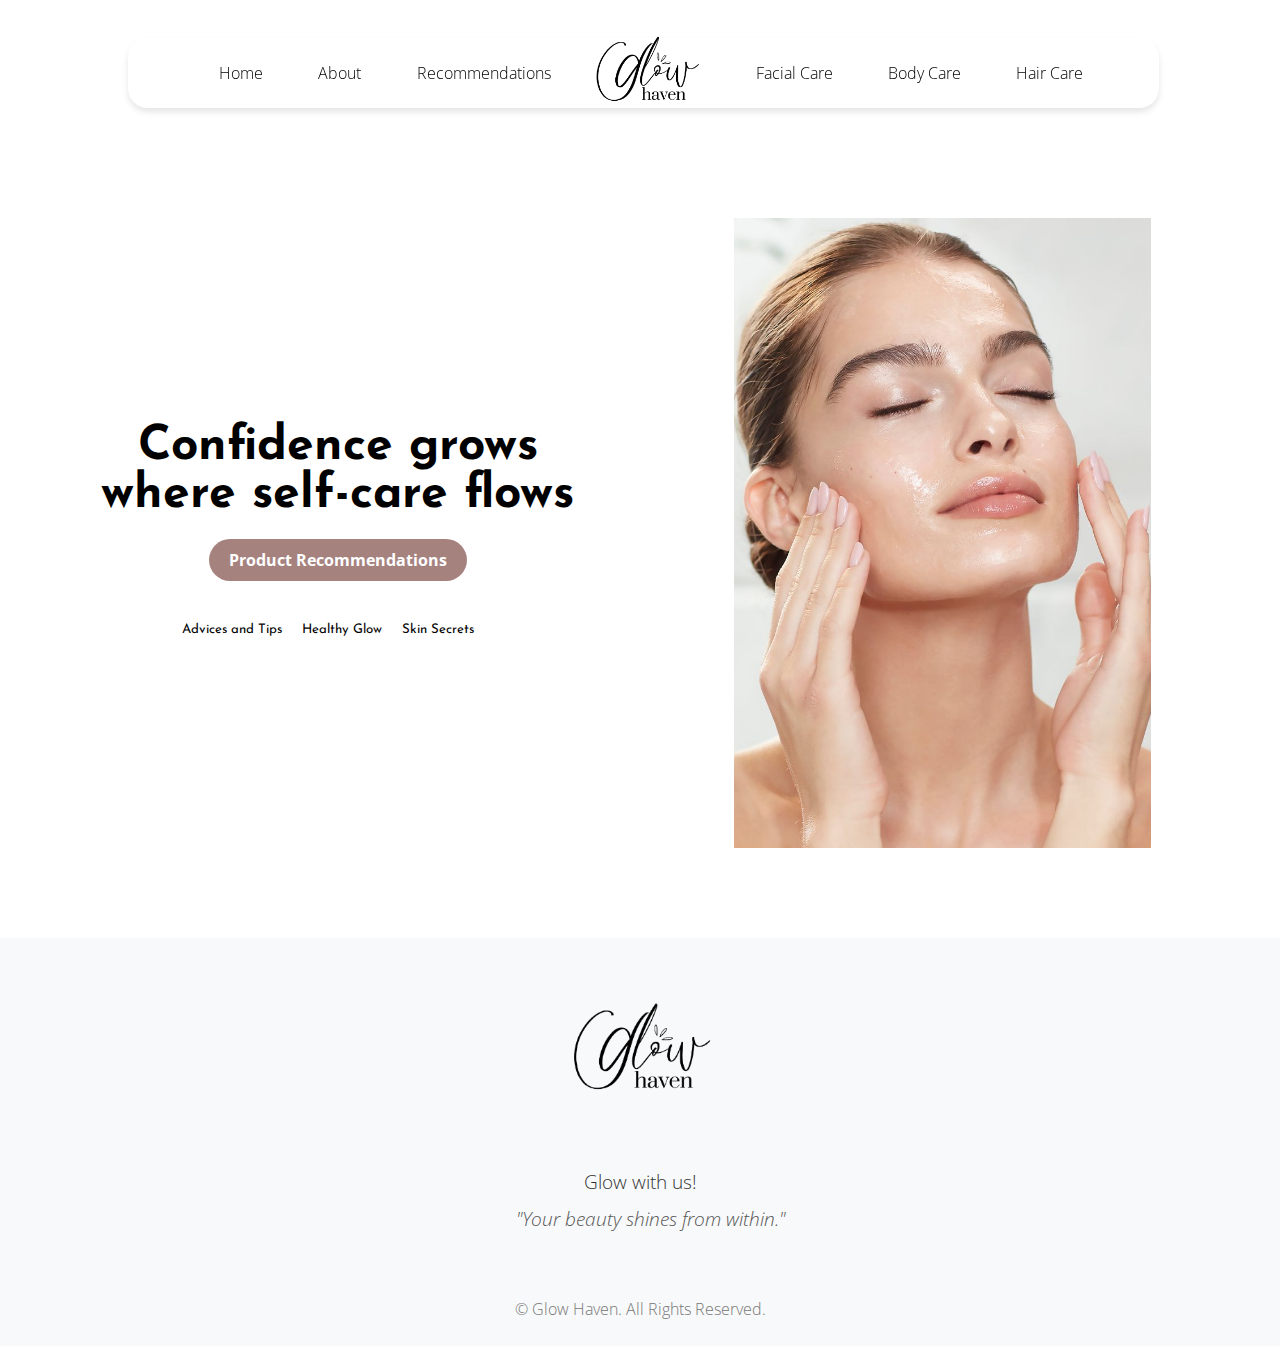
<file: index.html>
<!DOCTYPE html>
<html lang="en">
<head>
  <meta charset="UTF-8" />
  <meta name="viewport" content="width=device-width, initial-scale=1.0" />
  <title>Glow Haven</title>

  <!-- Fonts -->
  <link rel="stylesheet" href="https://fonts.googleapis.com/css?family=Open+Sans:300,400,700|Josefin+Sans:300,400,700">
  <link rel="stylesheet" href="https://cdn.linearicons.com/free/1.0.0/icon-font.css">
  <link rel="stylesheet" href="https://use.fontawesome.com/releases/v5.8.1/css/all.css" integrity="sha384-50oBUHEmvpQ+1lW4y57PTFmhCaXp0ML5d60M1M7uH2+nqUivzIebhndOJK28anvf" crossorigin="anonymous">

  <link rel="stylesheet" href="css/style.css" />
  <link rel="stylesheet" href="css/mediaqueries.css" />
</head>
<div id="mySidepanel" class="sidepanel">
  <a href="javascript:void(0)" class="closebtn" onclick="closeNav()">&times;</a>
  <a href="index.html">Home</a>
  <a href="about.html">About Us</a>
  <a href="facial.html">Facial Care</a>
  <a href="body.html">Body Care</a>
  <a href="hair.html">Hair Care</a>
  <a href="recos.html">Recommendations</a>
</div>
<div class="navbar-logo">
  <img src="./Assets/logo.png" alt="Logo" />
</div>

<button class="openbtn" onclick="openNav()">&#9776;</button>

<nav class="navbar">
  <a href="index.html">Home</a>
  <a href="about.html">About </a>
  <a href="recos.html">Recommendations</a>
  <div class="navbar-logo">
    <img src="./Assets/logo.png" alt="Logo" />
  </div>
  <a href="facial.html">Facial Care</a>
  <a href="body.html">Body Care</a>
  <a href="hair.html">Hair Care</a>
</nav>
<div class="page-container">

<div id="home" class="hero">
  <div class="container">
    <div class="row">
      <div class="hero-left">
        <h1>Confidence grows <br>where self-care flows</h1>
        <a class="btn btn-primary btn-shadow" href="recos.html">Product Recommendations</a>
        
  
        <ul class="hero-info list-unstyled d-flex text-center mb-1">
          <li class="border-right">
            <span class="lnr lnr-heart"></span>
            <h5>Advices and Tips</h5>
          </li>
          <li class="border-right">
            <span class="lnr lnr-leaf"></span>
            <h5>Healthy Glow</h5>
          </li>
          <li>
            <span class="lnr lnr-lock"></span>
            <h5>Skin Secrets</h5>
          </li>
        </ul>
      </div>

      <div class="hero-right">
        <div class="carousel">
          <img src="./Assets/FACIAL2.jpg" alt="Facial Care">
          <img src="./Assets/BODY.jpg" alt="Body Care">
          <img src="./Assets/HAIR.jpg" alt="Hair Care">
        </div>
      </div>
    </div>
  </div>
</div>

<div class="footer">
  <div class="footer-logo-container">
      <a href="index.html">
          <img src="./Assets/logo.png" alt="Glow Haven" class="footer-logo">
      </a>
  </div>
  <div class="footer-text">
    <p>Glow with us!</p>
    <blockquote>
        "Your beauty shines from within."
    </blockquote>
    <p></p>
    
  </div>
  <div class="footer-bottom">
      <p>&copy; Glow Haven. All Rights Reserved.</p>
  </div>
</div>
</div>

<script src="js/script.js"></script>
</body>
</html>
</file>
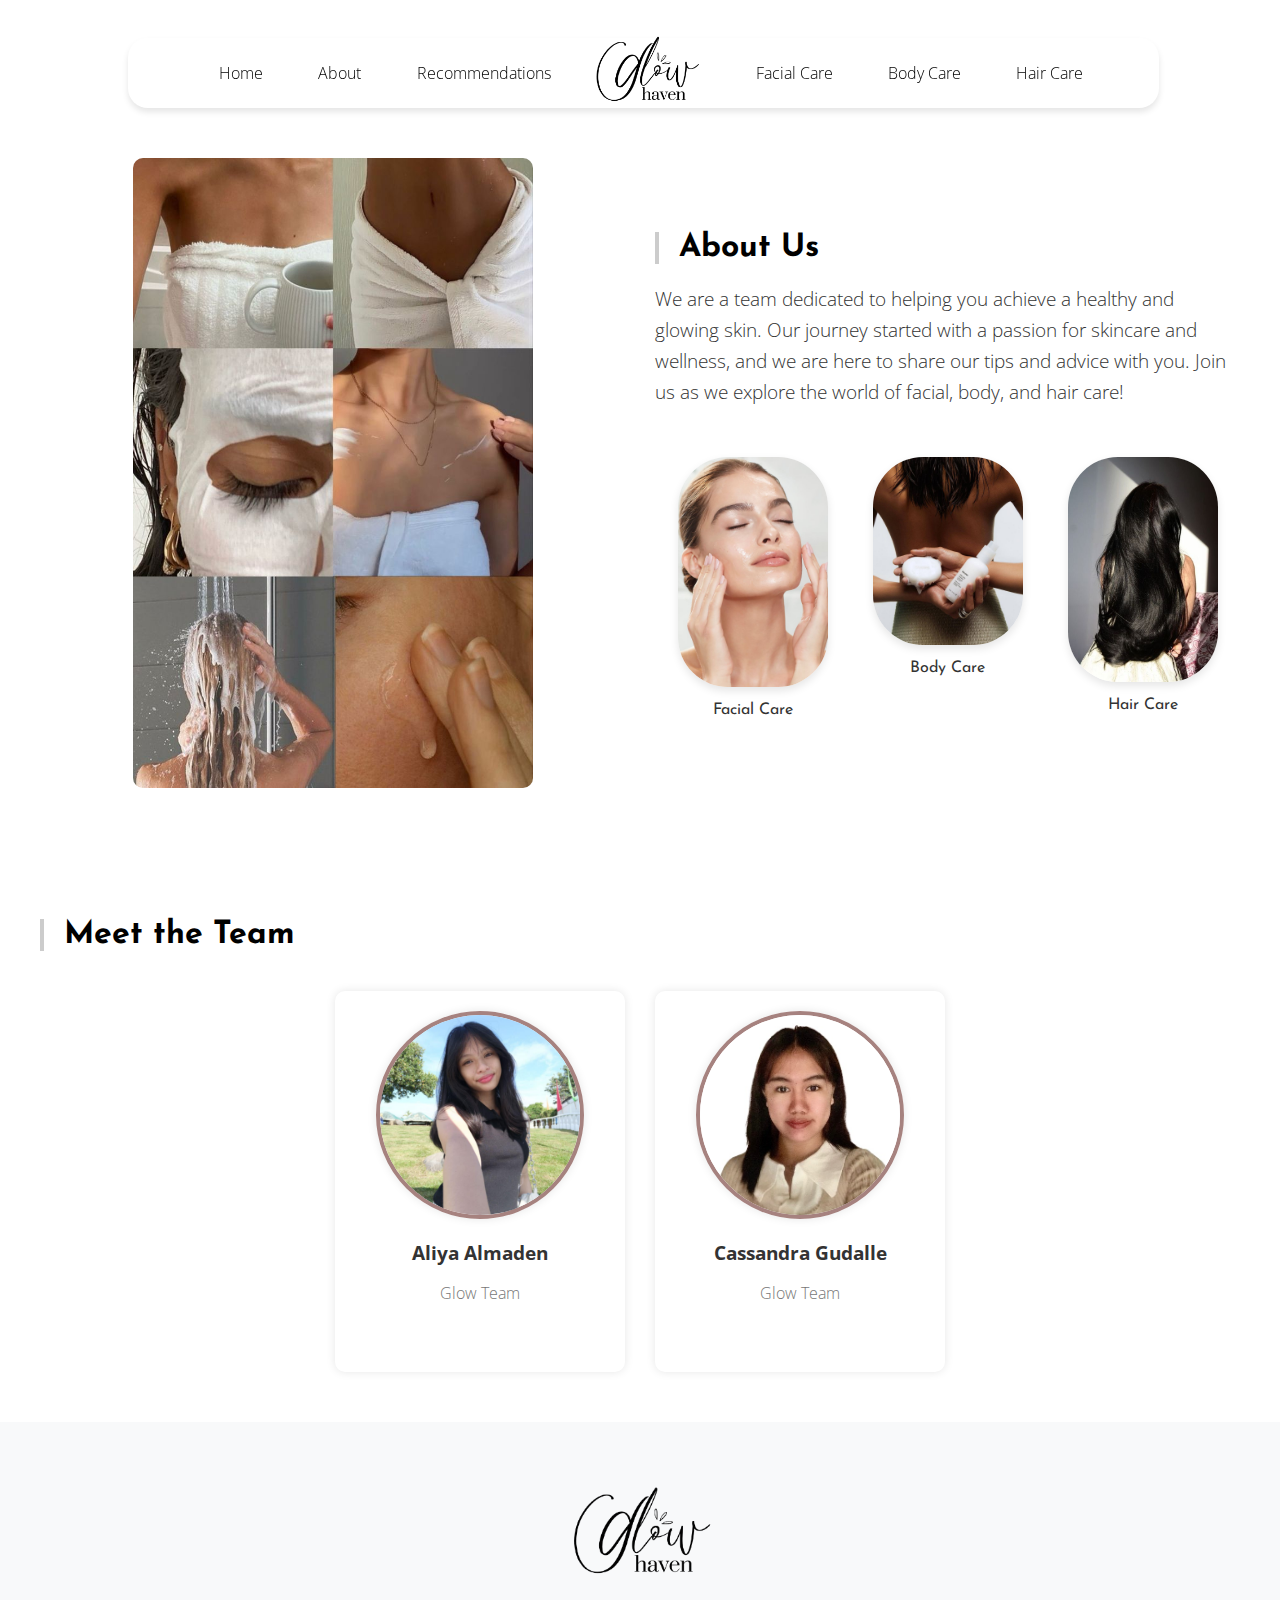
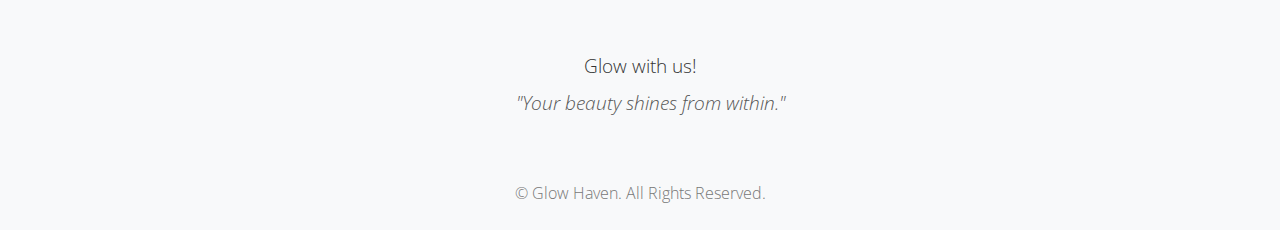
<file: about.html>
<!DOCTYPE html>
<html lang="en">
  <head>
    <meta charset="UTF-8" />
    <meta name="viewport" content="width=device-width, initial-scale=1.0" />
    <title>Glow Haven</title>

    <link href="img/favicon.ico" rel="icon" />

    <!-- Fonts -->
    <link
      rel="stylesheet"
      href="https://fonts.googleapis.com/css?family=Open+Sans:300,400,700|Josefin+Sans:300,400,700"
    />
    <link
      rel="stylesheet"
      href="https://cdn.linearicons.com/free/1.0.0/icon-font.css"
    />
    <link
      rel="stylesheet"
      href="https://use.fontawesome.com/releases/v5.8.1/css/all.css"
      integrity="sha384-50oBUHEmvpQ+1lW4y57PTFmhCaXp0ML5d60M1M7uH2+nqUivzIebhndOJK28anvf"
      crossorigin="anonymous"
    />

    <!-- Custom CSS -->
    <link rel="stylesheet" href="css/about.css" />
    <link rel="stylesheet" href="css/mediaqueries.css" />
  </head>

  <body>
    <!-- Side Panel (Mobile) -->
    <div id="mySidepanel" class="sidepanel">
      <a href="javascript:void(0)" class="closebtn" onclick="closeNav()"
        >&times;</a
      >
      <a href="index.html">Home</a>
      <a href="about.html">About Us</a>
      <a href="facial.html">Facial Care</a>
      <a href="body.html">Body Care</a>
      <a href="hair.html">Hair Care</a>
      <a href="recos.html">Recommendations</a>
    </div>

    <div class="navbar-logo">
      <img src="./Assets/logo.png" alt="Logo" />
    </div>

    <!-- Hamburger Menu (Mobile) -->
    <button class="openbtn" onclick="openNav()">&#9776;</button>

    <!-- Nav Bar (Desktop) -->
    <nav class="navbar">
      <a href="index.html">Home</a>
      <a href="about.html">About </a>
      <a href="recos.html">Recommendations</a>
      <div class="navbar-logo">
        <img src="./Assets/logo.png" alt="Logo" />
      </div>
      <a href="facial.html">Facial Care</a>
      <a href="body.html">Body Care</a>
      <a href="hair.html">Hair Care</a>
    </nav>

    <div class="page-container">
      <div class="about-us">
        <div class="container">
          <div class="about-content">
            <div class="about-left">
              <img
                src="./Assets/selfcare.jpg"
                alt="About Us Image"
                class="about-image"
              />
            </div>
            <div class="about-right">
              <h2>About Us</h2>
              <p>
                We are a team dedicated to helping you achieve a healthy and
                glowing skin. Our journey started with a passion for skincare
                and wellness, and we are here to share our tips and advice with
                you. Join us as we explore the world of facial, body, and hair
                care!
              </p>
              <div class="small-pictures">
                <div class="small-img">
                  <img src="./Assets/FACIAL2.jpg" alt="Facial Care" />
                  <h5>Facial Care</h5>
                </div>
                <div class="small-img">
                  <img src="./Assets/BODY.jpg" alt="Body Care" />
                  <h5>Body Care</h5>
                </div>
                <div class="small-img">
                  <img src="Assets/HAIR.jpg" alt="Hair Care" />
                  <h5>Hair Care</h5>
                </div>
              </div>
            </div>
          </div>
        </div>
      </div>

      <!-- Team Members Section -->
      <div class="team">
        <div class="container">
          <h2>Meet the Team</h2>
          <div class="team-members">
            <div class="team-member">
              <div class="photo">
                <img src="./Assets/aliya.jpg" alt="Aliya Almaden" />
              </div>
              <p class="name">Aliya Almaden</p>
              <p class="role">Glow Team</p>
              <div class="social-icons">
                <a
                  href="https://www.facebook.com/profile.php?id=100081213422753&mibextid=ZbWKwL"
                  class="fab fa-facebook"
                ></a>
                <a
                  href="https://www.instagram.com/aiyabync/profilecard/?igsh=N3NuNWN0amJmMzJz"
                  class="fab fa-instagram"
                ></a>
              </div>
            </div>
            <div class="team-member">
              <div class="photo">
                <img src="./Assets/cas.jpg" alt="Cassandra Gudalle" />
              </div>
              <p class="name">Cassandra Gudalle</p>
              <p class="role">Glow Team</p>
              <div class="social-icons">
                <a
                  href="https://www.facebook.com/Ma.Cassandra.Gudalle?mibextid=ZbWKw"
                  class="fab fa-facebook"
                ></a>
                <a
                  href="https://www.instagram.com/chasing.cass?igsh=ZmZ2azEyOTVqamt0"
                  class="fab fa-instagram"
                ></a>
              </div>
            </div>
          </div>
        </div>
      </div>

      <!-- Footer Start -->
      <div class="footer">
        <div class="footer-logo-container">
          <a href="index.html">
            <img src="./Assets/logo.png" alt="Glow Haven" class="footer-logo" />
          </a>
        </div>
        <div class="footer-text">
          <p>Glow with us!</p>
          <blockquote>"Your beauty shines from within."</blockquote>
        </div>
        <div class="footer-bottom">
          <p>&copy; Glow Haven. All Rights Reserved.</p>
        </div>
      </div>
    </div>

    <script src="js/script.js"></script>
  </body>
</html>
</file>
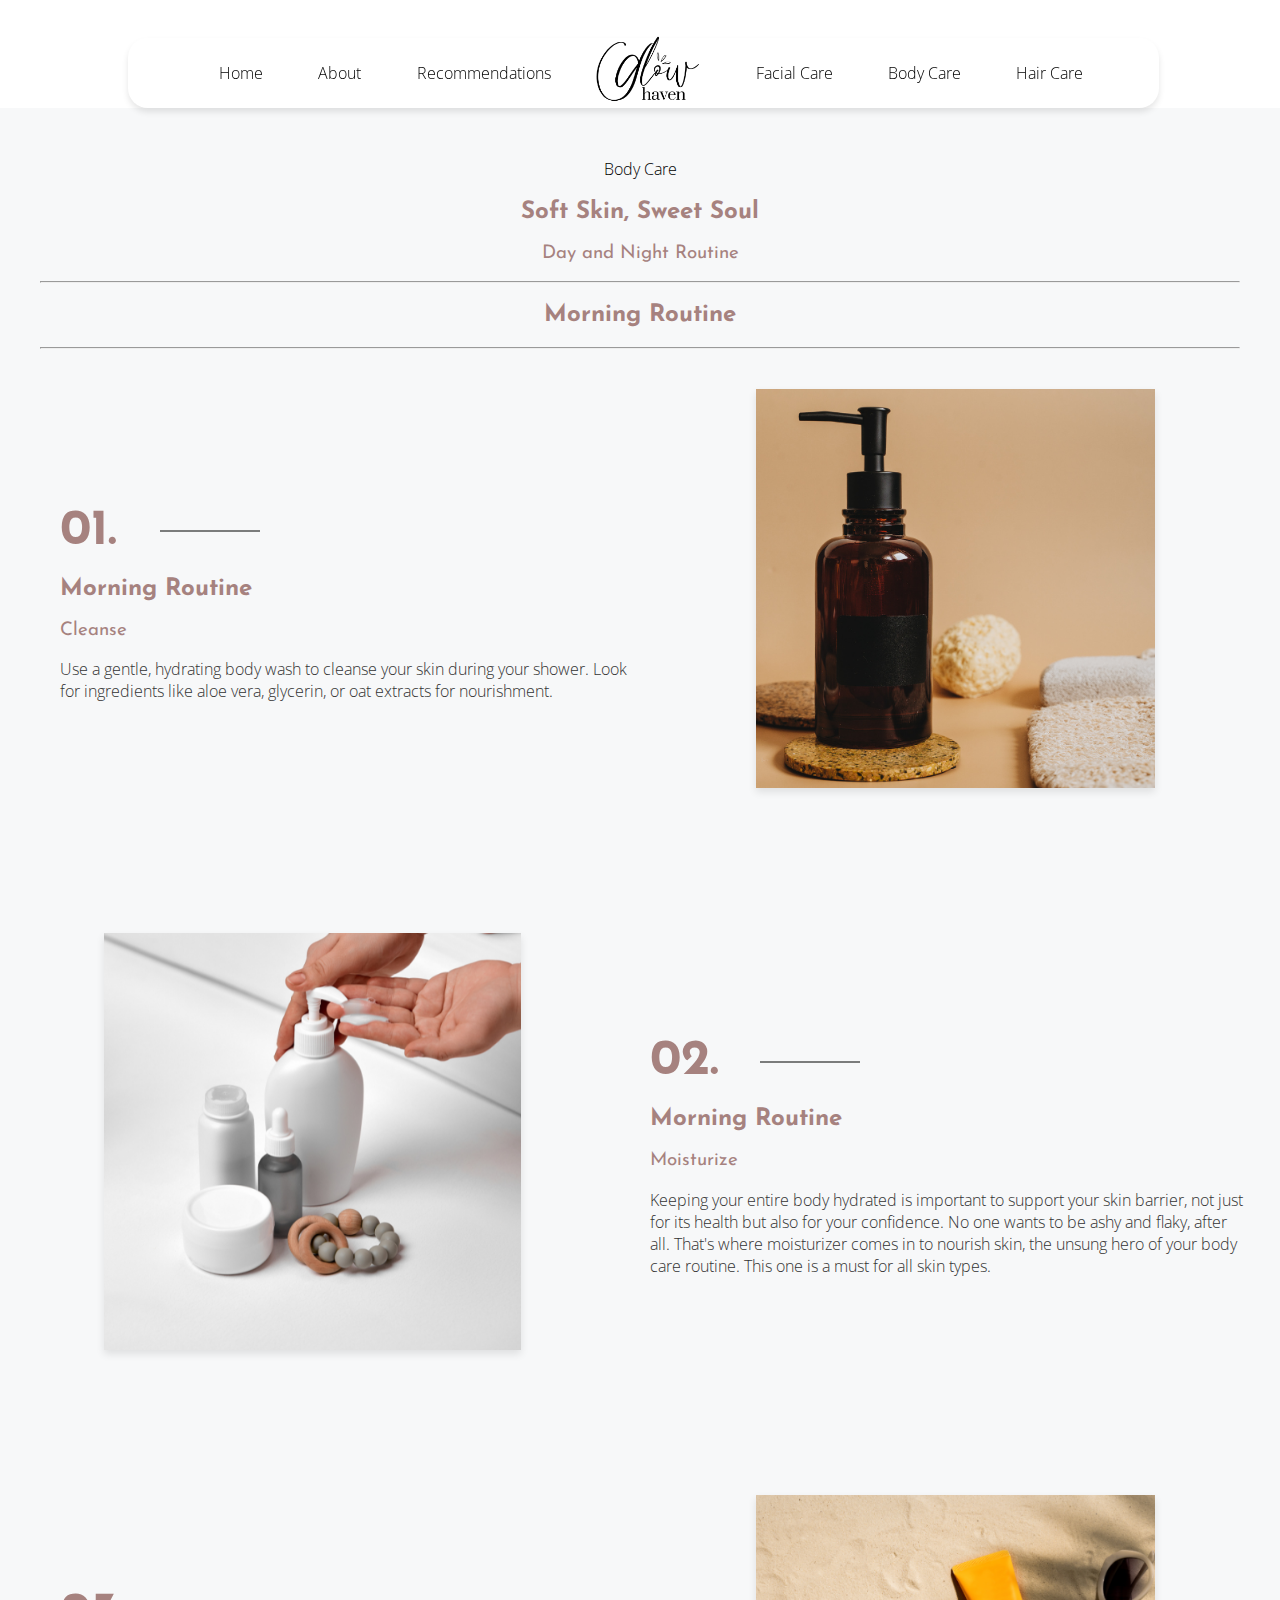
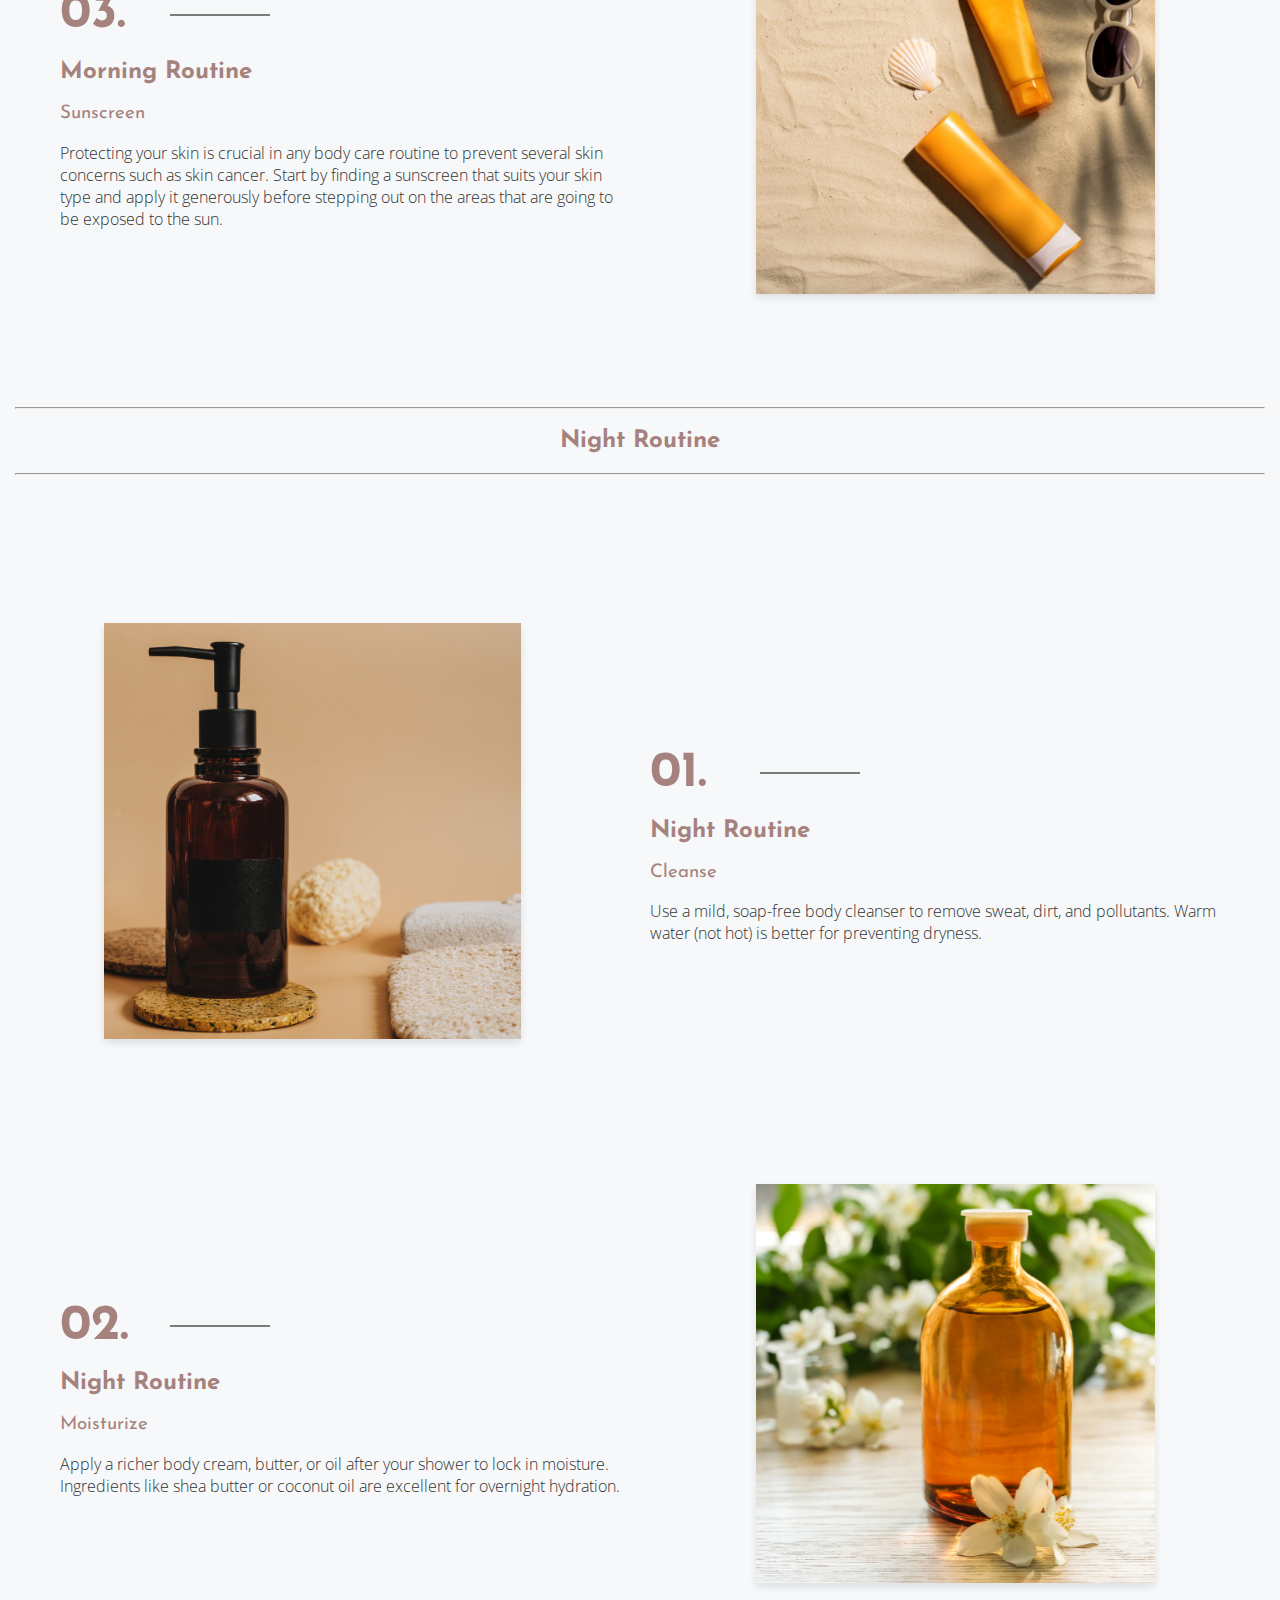
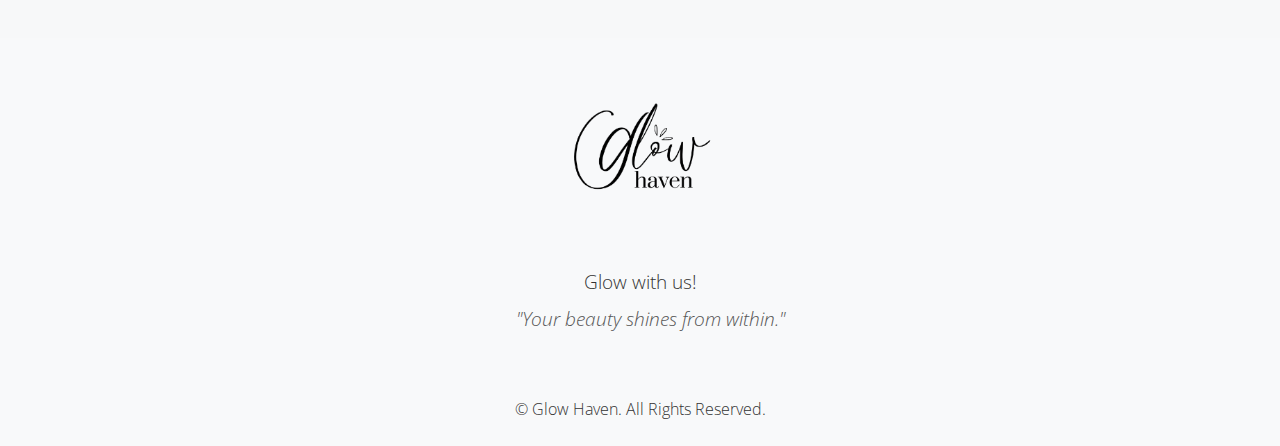
<file: body.html>
<!DOCTYPE html>
<html lang="en">
  <head>
    <meta charset="UTF-8" />
    <meta name="viewport" content="width=device-width, initial-scale=1.0" />
    <title>Glow Haven</title>

    <link
      rel="stylesheet"
      href="https://fonts.googleapis.com/css?family=Open+Sans:300,400,700|Josefin+Sans:300,400,700"
    />
    <link
      rel="stylesheet"
      href="https://cdn.linearicons.com/free/1.0.0/icon-font.css"
    />
    <link
      rel="stylesheet"
      href="https://use.fontawesome.com/releases/v5.8.1/css/all.css"
      integrity="sha384-50oBUHEmvpQ+1lW4y57PTFmhCaXp0ML5d60M1M7uH2+nqUivzIebhndOJK28anvf"
      crossorigin="anonymous"
    />

    <link rel="stylesheet" href="css/body.css" />
    <link rel="stylesheet" href="css/mediaqueries.css" />
  </head>

  <body>
    <div id="mySidepanel" class="sidepanel">
      <a href="javascript:void(0)" class="closebtn" onclick="closeNav()"
        >&times;</a
      >
      <a href="index.html">Home</a>
      <a href="about.html">About Us</a>
      <a href="facial.html">Facial Care</a>
      <a href="body.html">Body Care</a>
      <a href="hair.html">Hair Care</a>
      <a href="recos.html">Recommendations</a>
    </div>

    <div class="navbar-logo">
      <img src="./Assets/logo.png" alt="Logo" />
    </div>

    <button class="openbtn" onclick="openNav()">&#9776;</button>

    <nav class="navbar">
      <a href="index.html">Home</a>
      <a href="about.html">About </a>
      <a href="recos.html">Recommendations</a>
      <div class="navbar-logo">
        <img src="./Assets/logo.png" alt="Logo" />
      </div>
      <a href="facial.html">Facial Care</a>
      <a href="body.html">Body Care</a>
      <a href="hair.html">Hair Care</a>
    </nav>
    <div class="page-container">
      <section id="facial-guide" class="bg-grey section-padding">
        <div class="facial-container">
          <div class="facial-heading-section text-center">
            <span class="facial-subheading">Body Care</span>
            <h2>Soft Skin, Sweet Soul</h2>
            <h3>Day and Night Routine</h3>
            <hr />
            <h2>Morning Routine</h2>
            <hr />
          </div>
          <div class="facial-steps">
            <div class="step-row">
              <div class="step-text">
                <h2 class="facialstep-number">01.</h2>
                <div>
                  <h2>Morning Routine</h2>
                  <h3 class="facial-step">Cleanse</h3>
                  <p>
                    Use a gentle, hydrating body wash to cleanse your skin
                    during your shower. Look for ingredients like aloe vera,
                    glycerin, or oat extracts for nourishment.
                  </p>
                </div>
              </div>
              <div class="step-image">
                <img
                  src="Assets/bodycare1.png"
                  alt="Step 1"
                  class="img-fluid"
                />
              </div>
            </div>
          </div>
        </div>
      </section>
      <section id="facial-guide" class="bg-grey section-padding">
        <div class="facial-container2">
          <div class="step-row2">
            <div class="step-text">
              <h2 class="facialstep-number2">02.</h2>
              <div>
                <h2>Morning Routine</h2>
                <h3 class="facial-step">Moisturize</h3>
                <p>
                  Keeping your entire body hydrated is important to support your
                  skin barrier, not just for its health but also for your
                  confidence. No one wants to be ashy and flaky, after all.
                  That's where moisturizer comes in to nourish skin, the unsung
                  hero of your body care routine. This one is a must for all
                  skin types.
                </p>
              </div>
            </div>
            <div class="step-image">
              <img src="Assets/bodycare2.png" alt="Step 1" class="img-fluid" />
            </div>
          </div>
        </div>
      </section>
      <section id="facial-guide" class="bg-grey section-padding">
        <div class="facial-container">
          <div class="facial-steps">
            <div class="step-row">
              <div class="step-text">
                <h2 class="facialstep-number3">03.</h2>
                <div>
                  <h2>Morning Routine</h2>
                  <h3 class="facial-step">Sunscreen</h3>
                  <p>
                    Protecting your skin is crucial in any body care routine to
                    prevent several skin concerns such as skin cancer. Start by
                    finding a sunscreen that suits your skin type and apply it
                    generously before stepping out on the areas that are going
                    to be exposed to the sun.
                  </p>
                </div>
              </div>
              <div class="step-image">
                <img
                  src="Assets/bodycare3.png"
                  alt="Step 1"
                  class="img-fluid"
                />
              </div>
            </div>
          </div>
        </div>
      </section>
      <div class="facial-heading-section text-center bg-grey section-padding">
        <hr />
        <h2>Night Routine</h2>
        <hr />
      </div>
      <section id="facial-guide" class="bg-grey section-padding">
        <div class="facial-container2">
          <div class="step-row2">
            <div class="step-text">
              <h2 class="facialstep-number2">01.</h2>
              <div>
                <h2>Night Routine</h2>
                <h3 class="facial-step">Cleanse</h3>
                <p>
                  Use a mild, soap-free body cleanser to remove sweat, dirt, and
                  pollutants. Warm water (not hot) is better for preventing
                  dryness.
                </p>
              </div>
            </div>
            <div class="step-image">
              <img src="Assets/bodycare1.png" alt="Step 1" class="img-fluid" />
            </div>
          </div>
        </div>
      </section>
      <section id="facial-guide" class="bg-grey section-padding">
        <div class="facial-container">
          <div class="facial-steps">
            <div class="step-row">
              <div class="step-text">
                <h2 class="facialstep-number3">02.</h2>
                <div>
                  <h2>Night Routine</h2>
                  <h3 class="facial-step">Moisturize</h3>
                  <p>
                    Apply a richer body cream, butter, or oil after your shower
                    to lock in moisture. Ingredients like shea butter or coconut
                    oil are excellent for overnight hydration.
                  </p>
                </div>
              </div>
              <div class="step-image">
                <img
                  src="Assets/bodycare4.png"
                  alt="Step 1"
                  class="img-fluid"
                />
              </div>
            </div>
          </div>
        </div>
      </section>

      <!-- Footer Start -->
      <div class="footer">
        <div class="footer-logo-container">
          <a href="index.html">
            <img src="./Assets/logo.png" alt="Glow Haven" class="footer-logo" />
          </a>
        </div>
        <div class="footer-text">
          <p>Glow with us!</p>
          <blockquote>"Your beauty shines from within."</blockquote>
          <p></p>
        </div>
        <div class="footer-bottom">
          <p>&copy; Glow Haven. All Rights Reserved.</p>
        </div>
      </div>
    </div>

    <script src="js/script.js"></script>
  </body>
</html>
</file>
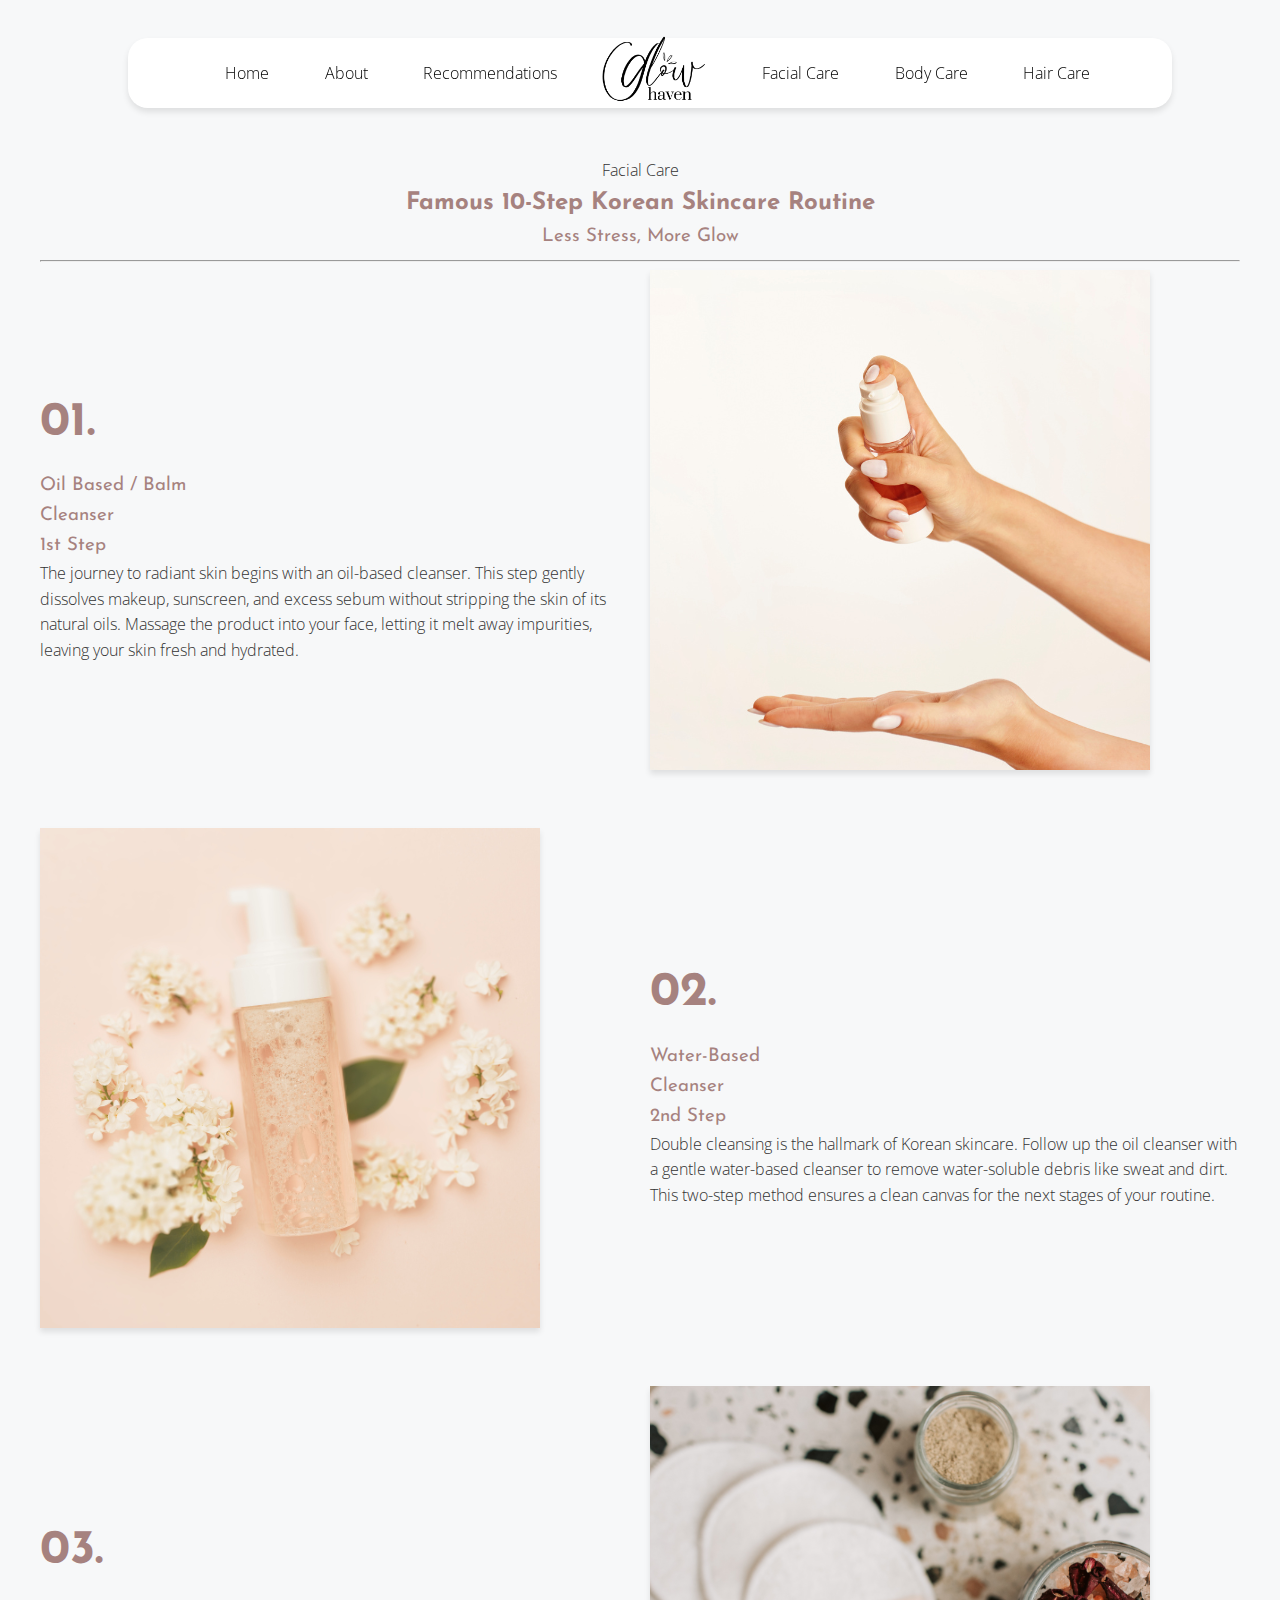
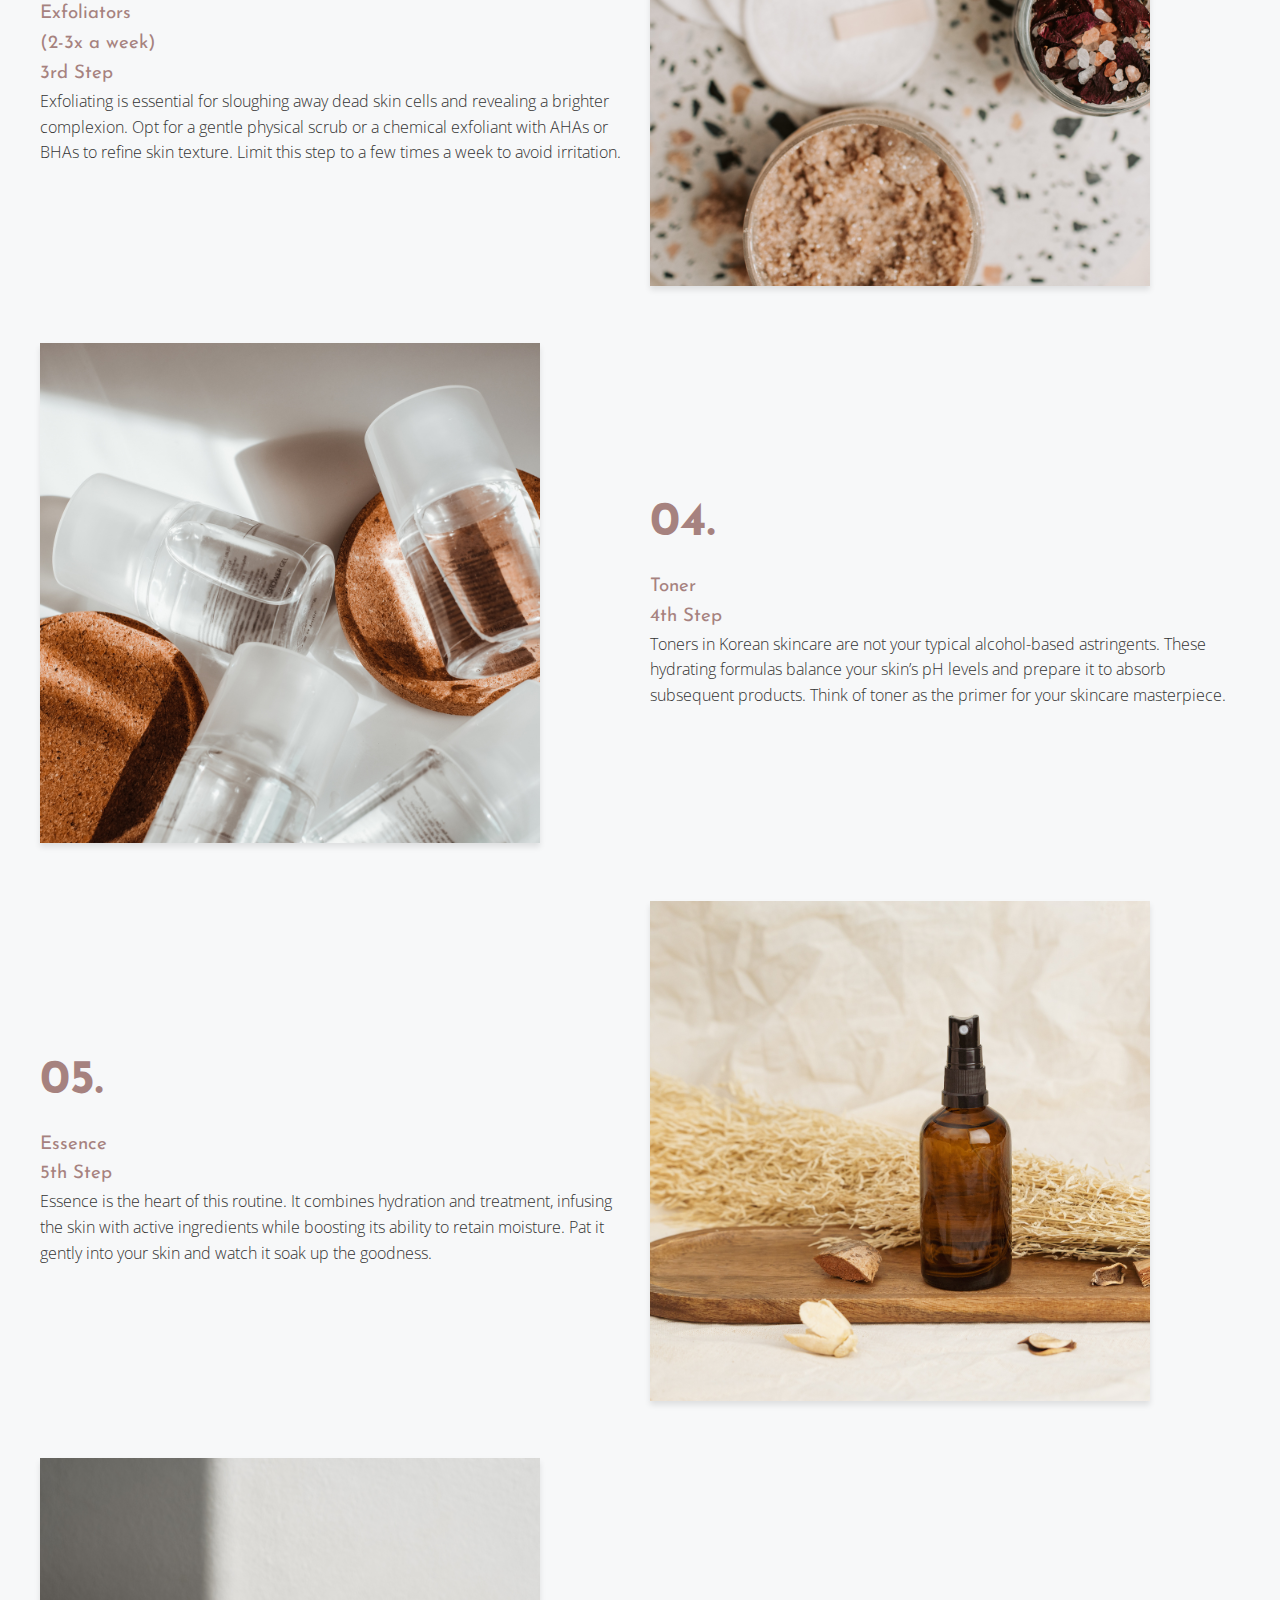
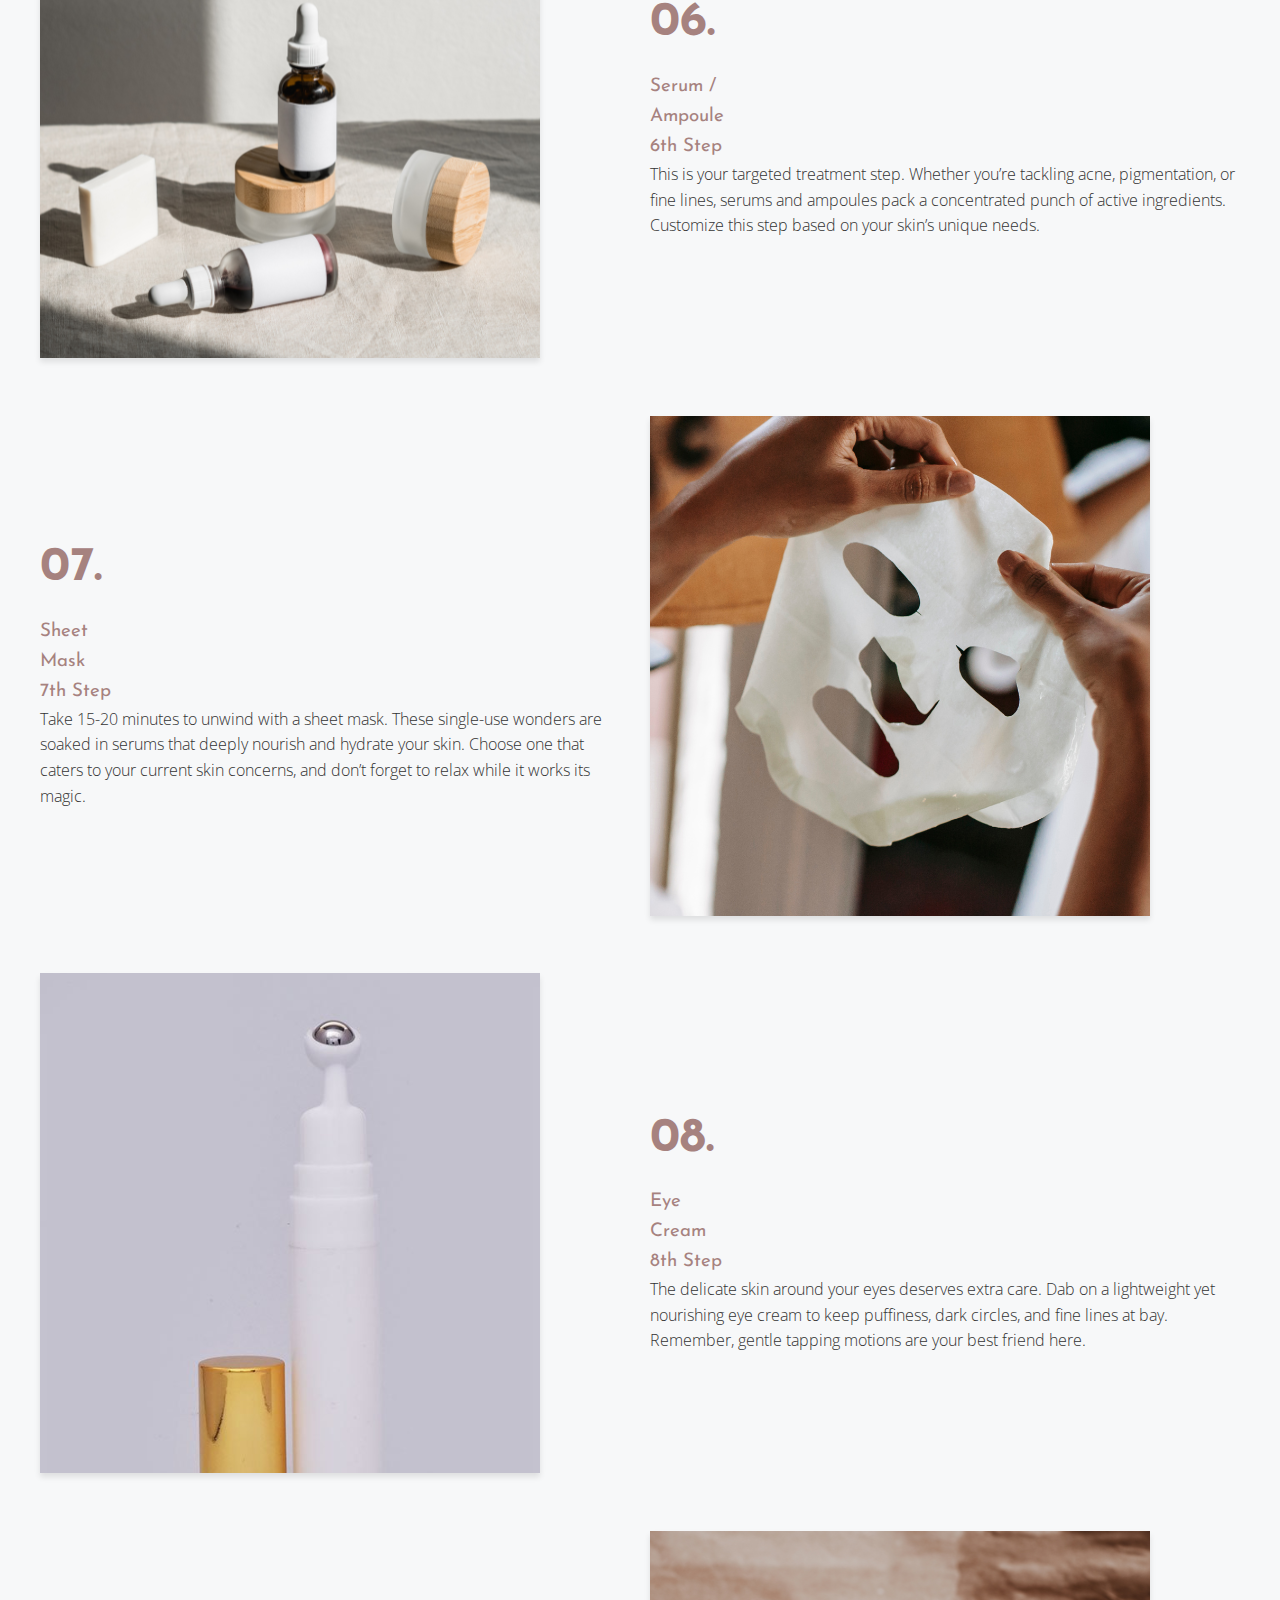
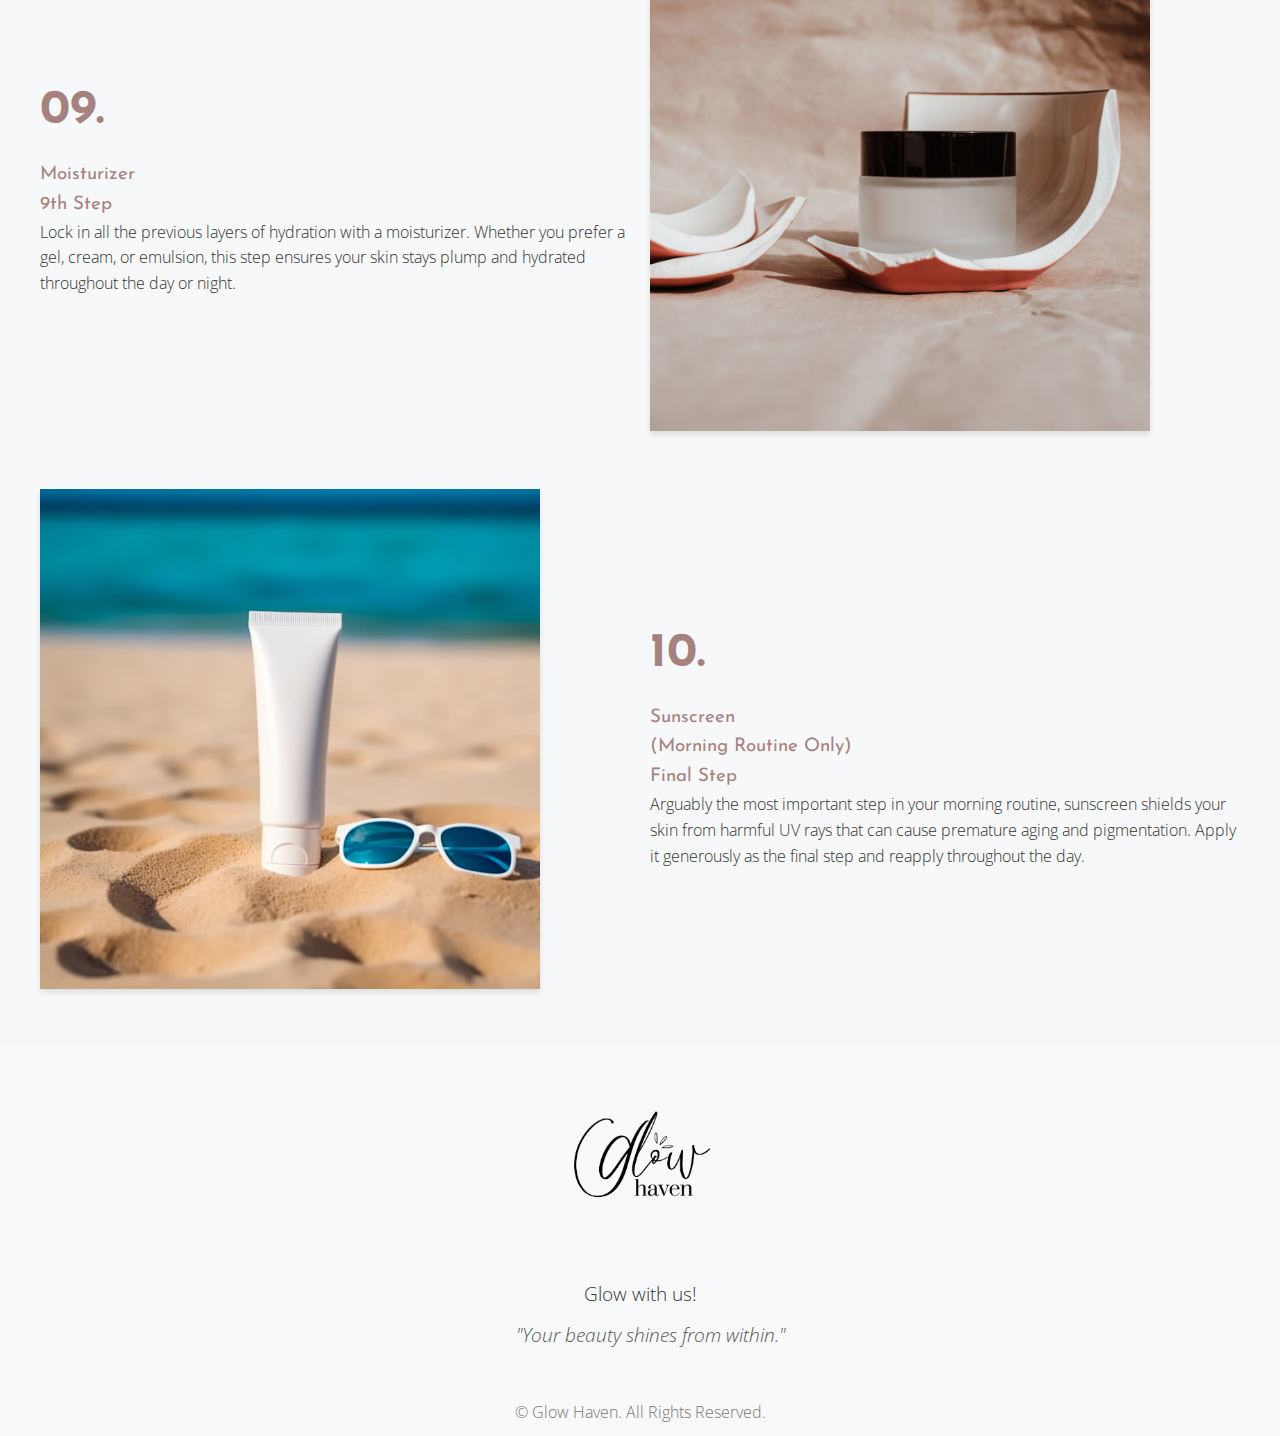
<file: facial.html>
<!DOCTYPE html>
<html lang="en">
<head>
  <meta charset="UTF-8" />
  <meta name="viewport" content="width=device-width, initial-scale=1.0" />
  <title>Glow Haven</title>

  <link rel="stylesheet" href="https://fonts.googleapis.com/css?family=Open+Sans:300,400,700|Josefin+Sans:300,400,700">
  <link rel="stylesheet" href="https://cdn.linearicons.com/free/1.0.0/icon-font.css">
  <link rel="stylesheet" href="https://use.fontawesome.com/releases/v5.8.1/css/all.css" integrity="sha384-50oBUHEmvpQ+1lW4y57PTFmhCaXp0ML5d60M1M7uH2+nqUivzIebhndOJK28anvf" crossorigin="anonymous">

  <link rel="stylesheet" href="css/style.css" />
  <link rel="stylesheet" href="css/mediaqueries.css"/>
  <link rel="stylesheet" href="css/facial.css"/>
</head>

<div id="mySidepanel" class="sidepanel">
  <a href="javascript:void(0)" class="closebtn" onclick="closeNav()">&times;</a>
  <a href="index.html">Home</a>
  <a href="about.html">About Us</a>
  <a href="facial.html">Facial Care</a>
  <a href="body.html">Body Care</a>
  <a href="hair.html">Hair Care</a>
  <a href="recos.html">Recommendations</a>
</div>
<div class="navbar-logo">
  <img src="./Assets/logo.png" alt="Logo" />
</div>

<button class="openbtn" onclick="openNav()">&#9776;</button>

<nav class="navbar">
  <a href="index.html">Home</a>
  <a href="about.html">About </a>
  <a href="recos.html">Recommendations</a>
  <div class="navbar-logo">
    <img src="./Assets/logo.png" alt="Logo" />
  </div>
  <a href="facial.html">Facial Care</a>
  <a href="body.html">Body Care</a>
  <a href="hair.html">Hair Care</a>
</nav>
<div class="page-container">
<section id="facial-guide" class="bg-grey section-padding">
    <div class="facial-container">
      <div class="facial-heading-section text-center">
        <span class="facial-subheading">Facial Care</span>
        <h2>Famous 10-Step Korean Skincare Routine</h2>
        <h3>Less Stress, More Glow</h3>
      </div>
      <hr>
      <div class="facial-steps">
        <div class="step">
          <div class="step-content">
            <h2 class="facialstep-number">01.</h2>
            <h3><span>Oil Based / Balm</span><br> Cleanser</h3>
            <h3 class="facial-step">1st Step</h3>
            <p>The journey to radiant skin begins with an oil-based cleanser. This step gently dissolves makeup, sunscreen, and excess sebum without stripping the skin of its natural oils. Massage the product into your face, letting it melt away impurities, leaving your skin fresh and hydrated.</p>
          </div>
          <div class="step-image">
            <img src="Assets/facial-step1.png" alt="" class="img-fluid">
          </div>
        </div>
        <div class="step">
            <div class="step-content">
              <h2 class="facialstep-number">02.</h2>
              <h3><span>Water-Based</span><br> Cleanser</h3>
              <h3 class="facial-step">2nd Step</h3>
              <p>Double cleansing is the hallmark of Korean skincare. Follow up the oil cleanser with a gentle water-based cleanser to remove water-soluble debris like sweat and dirt. This two-step method ensures a clean canvas for the next stages of your routine.</p>
            </div>
            <div class="step-image">
              <img src="Assets/facial-step2.png" alt="" class="img-fluid">
            </div>
          </div>
          <div class="step">
            <div class="step-content">
              <h2 class="facialstep-number">03.</h2>
              <h3><span>Exfoliators</span><br> (2-3x a week)</h3>
              <h3 class="facial-step">3rd Step</h3>
              <p>Exfoliating is essential for sloughing away dead skin cells and revealing a brighter complexion. Opt for a gentle physical scrub or a chemical exfoliant with AHAs or BHAs to refine skin texture. Limit this step to a few times a week to avoid irritation.</p>
            </div>
            <div class="step-image">
              <img src="Assets/facial-step3.png" alt="" class="img-fluid">
            </div>
          </div>
          <div class="step">
            <div class="step-content">
              <h2 class="facialstep-number">04.</h2>
              <h3><span>Toner</span><br> </h3>
              <h3 class="facial-step">4th Step</h3>
              <p>Toners in Korean skincare are not your typical alcohol-based astringents. These hydrating formulas balance your skin’s pH levels and prepare it to absorb subsequent products. Think of toner as the primer for your skincare masterpiece.</p>
            </div>
            <div class="step-image">
              <img src="Assets/facial-step4.png" alt="" class="img-fluid">
            </div>
          </div>
          <div class="step">
            <div class="step-content">
              <h2 class="facialstep-number">05.</h2>
              <h3><span>Essence</span><br></h3>
              <h3 class="facial-step">5th Step</h3>
              <p>Essence is the heart of this routine. It combines hydration and treatment, infusing the skin with active ingredients while boosting its ability to retain moisture. Pat it gently into your skin and watch it soak up the goodness.</p>
            </div>
            <div class="step-image">
              <img src="Assets/facial-step5.png" alt="" class="img-fluid">
            </div>
          </div>
          <div class="step">
            <div class="step-content">
              <h2 class="facialstep-number">06.</h2>
              <h3><span>Serum / </span><br> Ampoule</h3>
              <h3 class="facial-step">6th Step</h3>
              <p>This is your targeted treatment step. Whether you’re tackling acne, pigmentation, or fine lines, serums and ampoules pack a concentrated punch of active ingredients. Customize this step based on your skin’s unique needs.</p>
            </div>
            <div class="step-image">
              <img src="Assets/facial-step6.png" alt="" class="img-fluid">
            </div>
          </div>
          <div class="step">
            <div class="step-content">
              <h2 class="facialstep-number">07.</h2>
              <h3><span>Sheet</span><br> Mask</h3>
              <h3 class="facial-step">7th Step</h3>
              <p>Take 15-20 minutes to unwind with a sheet mask. These single-use wonders are soaked in serums that deeply nourish and hydrate your skin. Choose one that caters to your current skin concerns, and don’t forget to relax while it works its magic.</p>
            </div>
            <div class="step-image">
              <img src="Assets/facial-step7.png" alt="" class="img-fluid">
            </div>
          </div>
          <div class="step">
            <div class="step-content">
              <h2 class="facialstep-number">08.</h2>
              <h3><span>Eye</span><br> Cream</h3>
              <h3 class="facial-step">8th Step</h3>
              <p>The delicate skin around your eyes deserves extra care. Dab on a lightweight yet nourishing eye cream to keep puffiness, dark circles, and fine lines at bay. Remember, gentle tapping motions are your best friend here.</p>
            </div>
            <div class="step-image">
              <img src="Assets/facial-step8.png" alt="" class="img-fluid">
            </div>
          </div>
          <div class="step">
            <div class="step-content">
              <h2 class="facialstep-number">09.</h2>
              <h3><span>Moisturizer</span><br></h3>
              <h3 class="facial-step">9th Step</h3>
              <p>Lock in all the previous layers of hydration with a moisturizer. Whether you prefer a gel, cream, or emulsion, this step ensures your skin stays plump and hydrated throughout the day or night.</p>
            </div>
            <div class="step-image">
              <img src="Assets/facial-step9.png" alt="" class="img-fluid">
            </div>
          </div>
          <div class="step">
            <div class="step-content">
              <h2 class="facialstep-number">10.</h2>
              <h3><span>Sunscreen</span><br>(Morning Routine Only)</h3>
              <h3 class="facial-step">Final Step</h3>
              <p>Arguably the most important step in your morning routine, sunscreen shields your skin from harmful UV rays that can cause premature aging and pigmentation. Apply it generously as the final step and reapply throughout the day.</p>
            </div>
            <div class="step-image">
              <img src="Assets/facial-step10.png" alt="" class="img-fluid">
            </div>
          </div>
          
      </div>
    </div>
  </section>
  <div class="footer">
    <div class="footer-logo-container">
      <a href="index.html">
        <img src="./Assets/logo.png" alt="Glow Haven" class="footer-logo">
      </a>
    </div>
    <div class="footer-text">
      <p>Glow with us!</p>
      <blockquote>
        "Your beauty shines from within."
      </blockquote>
    </div>
    <div class="footer-bottom">
      <p>&copy; Glow Haven. All Rights Reserved.</p>
    </div>
  </div>
</div>
<script src="js/script.js"></script>

</body>
</html>
</file>
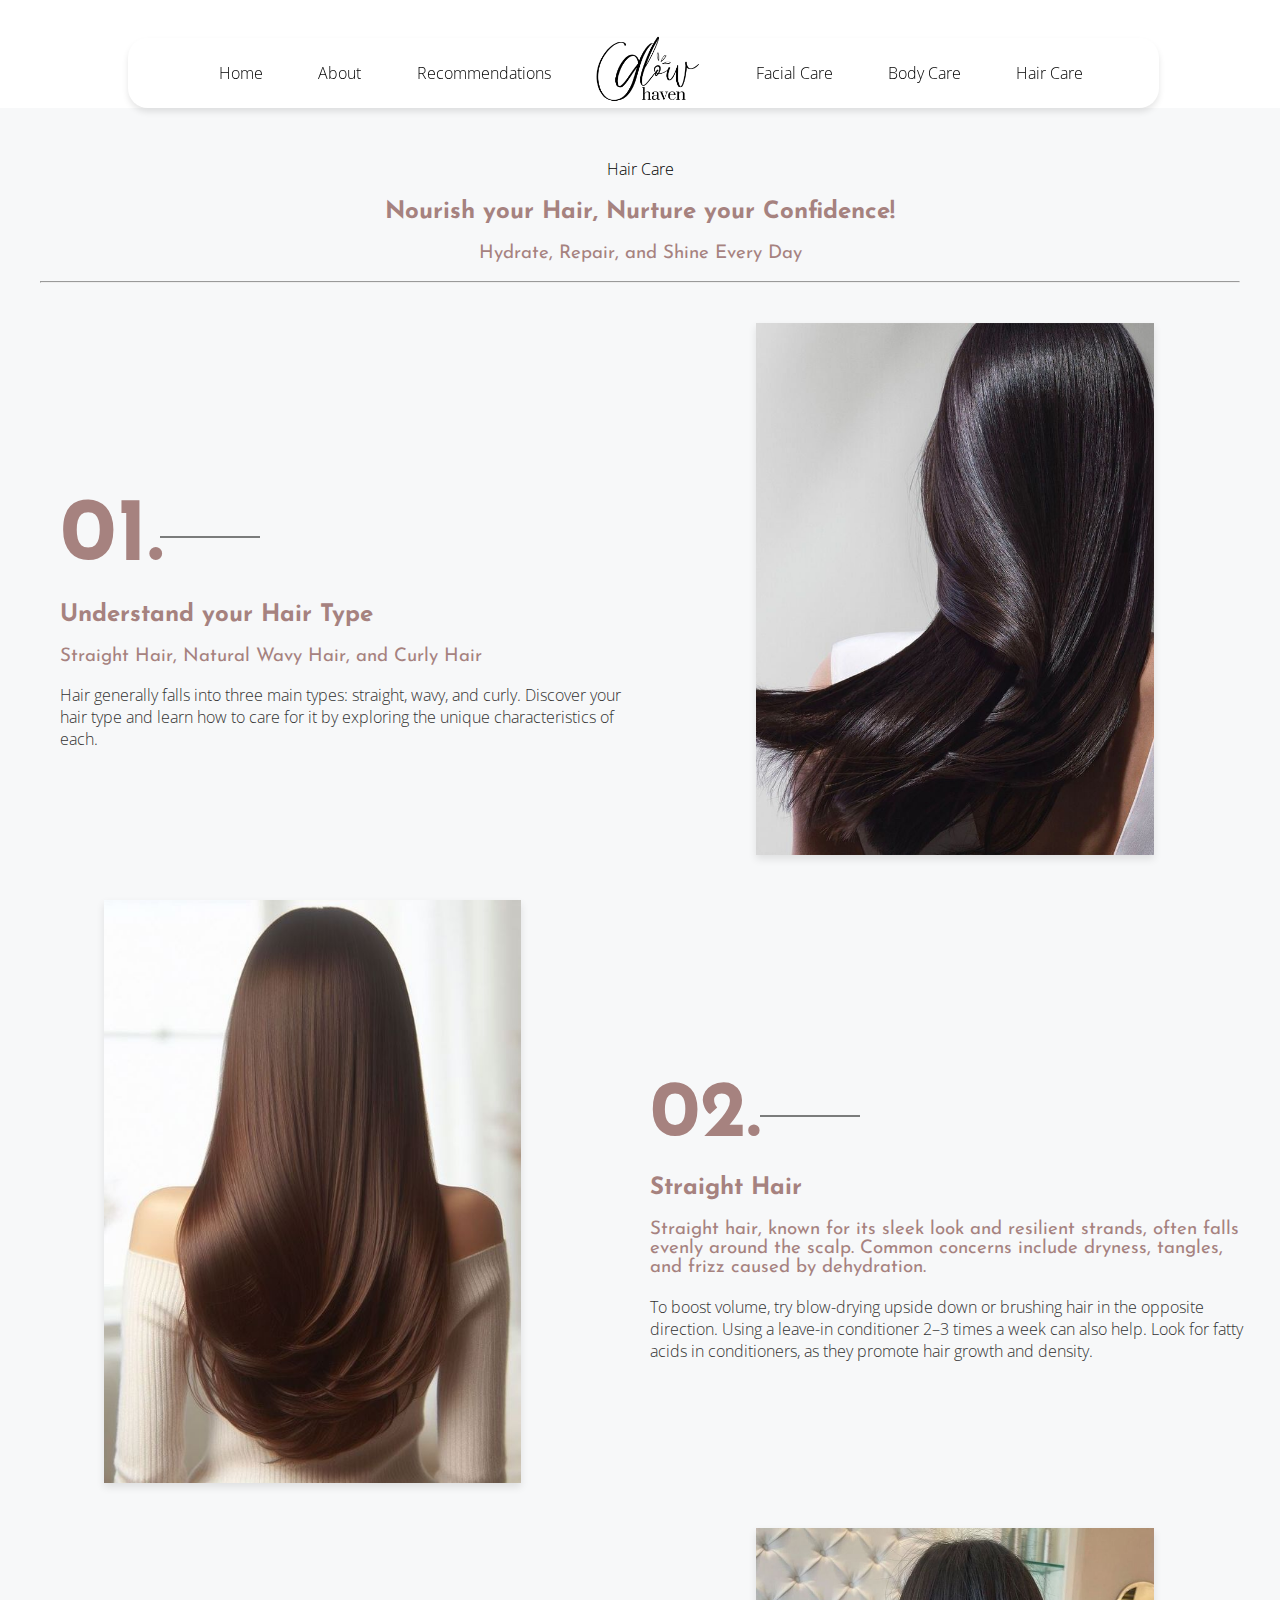
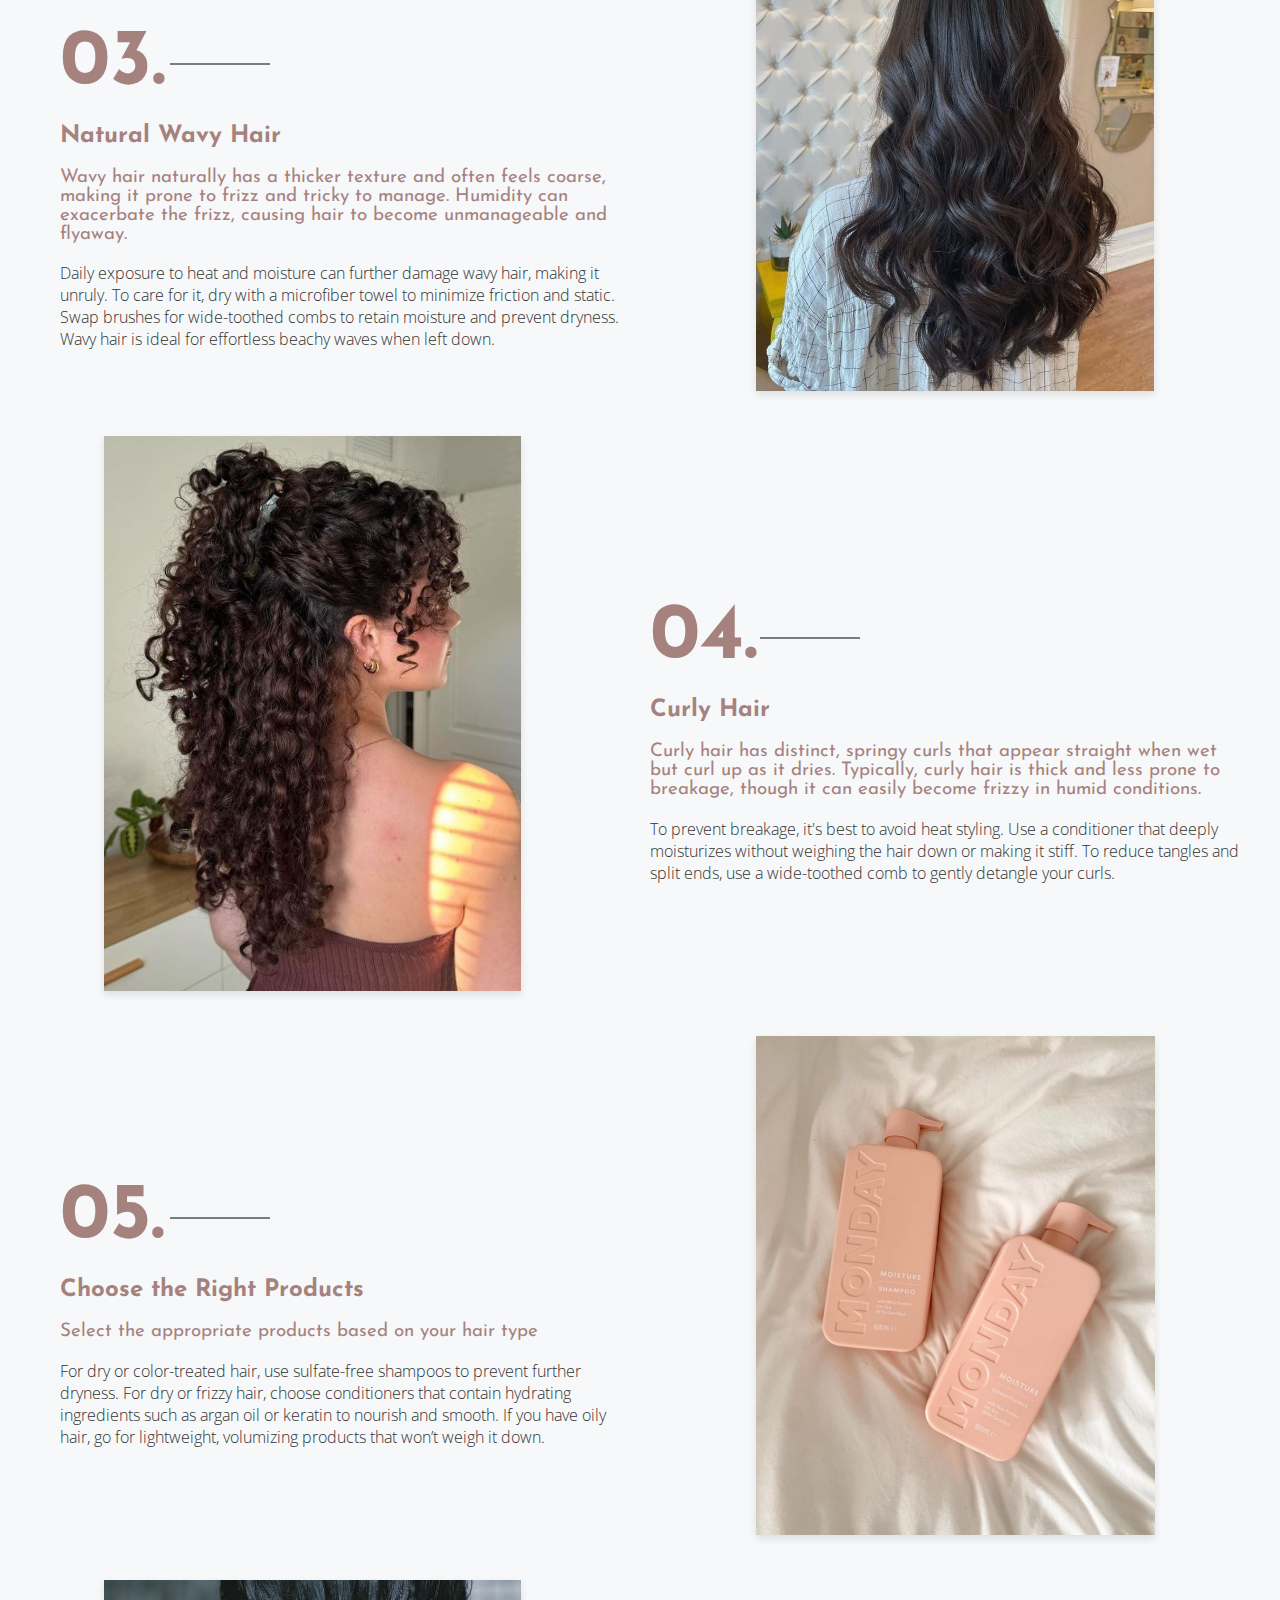
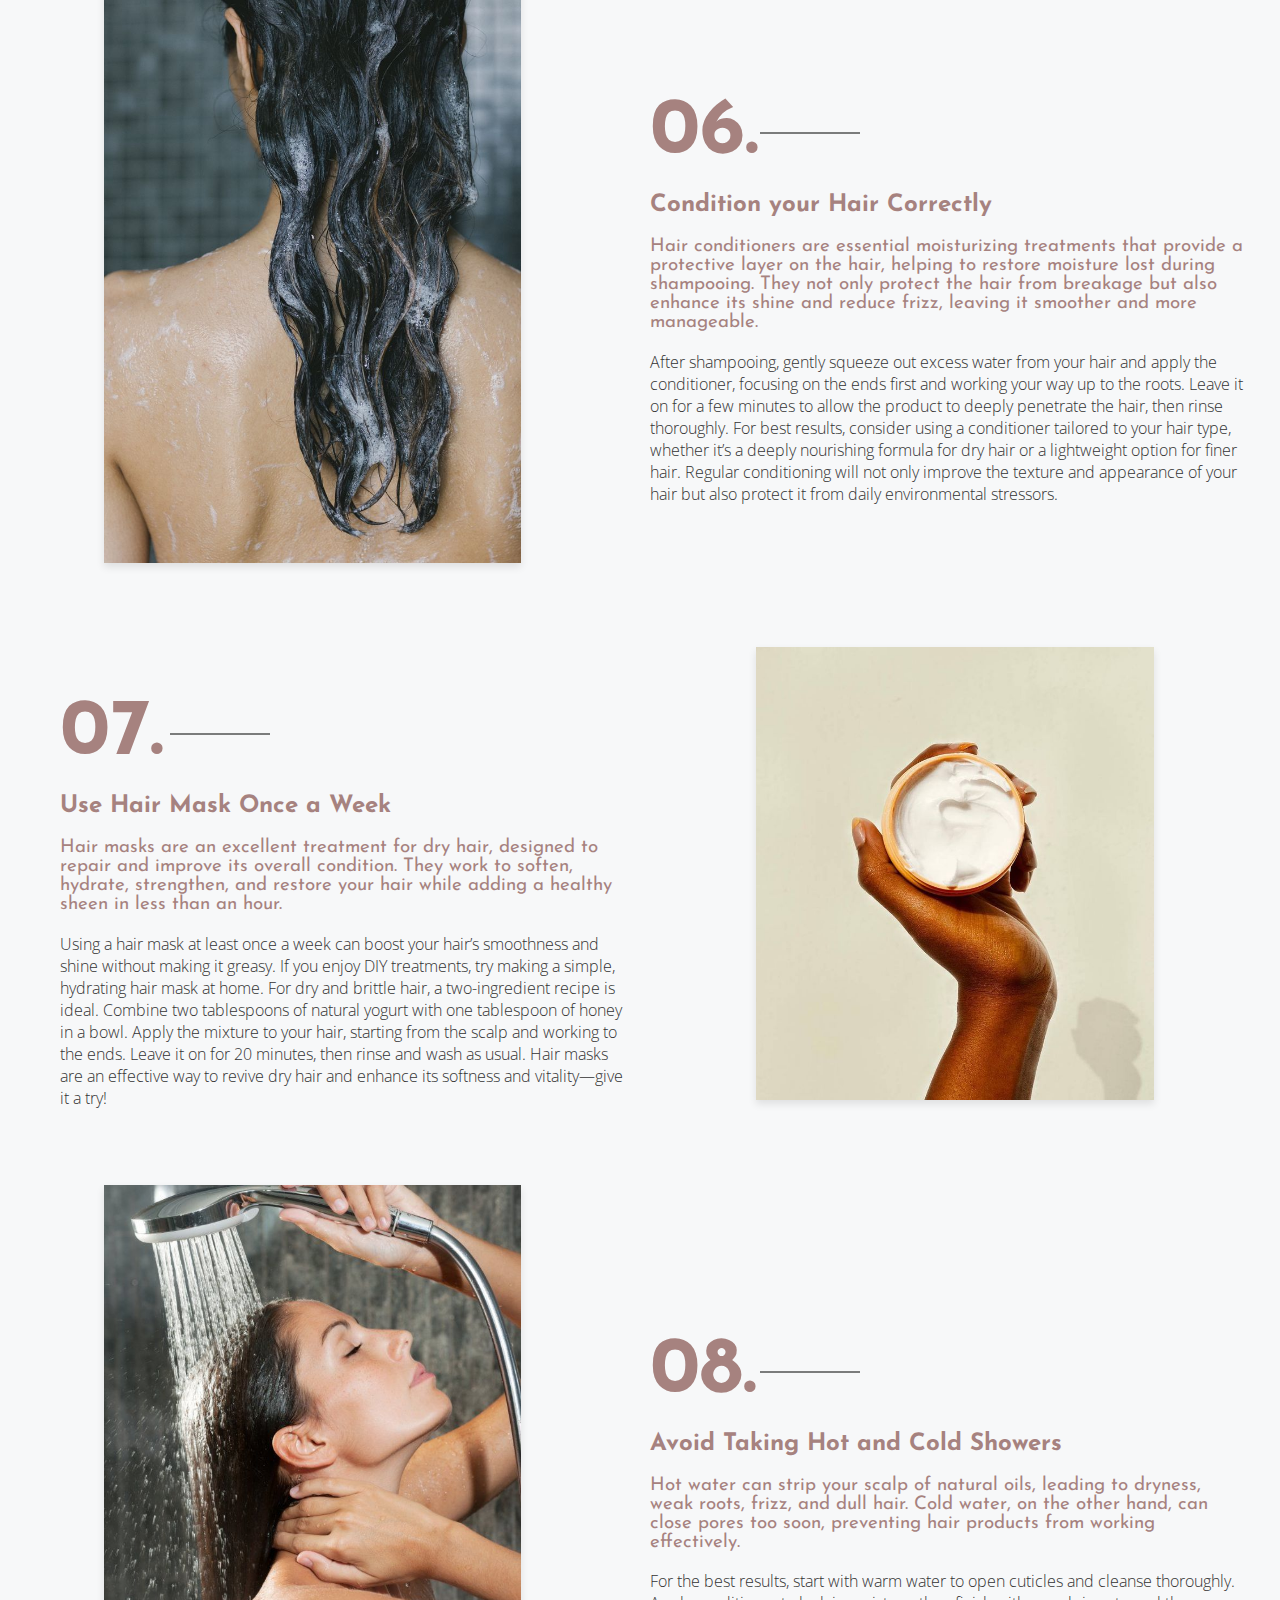
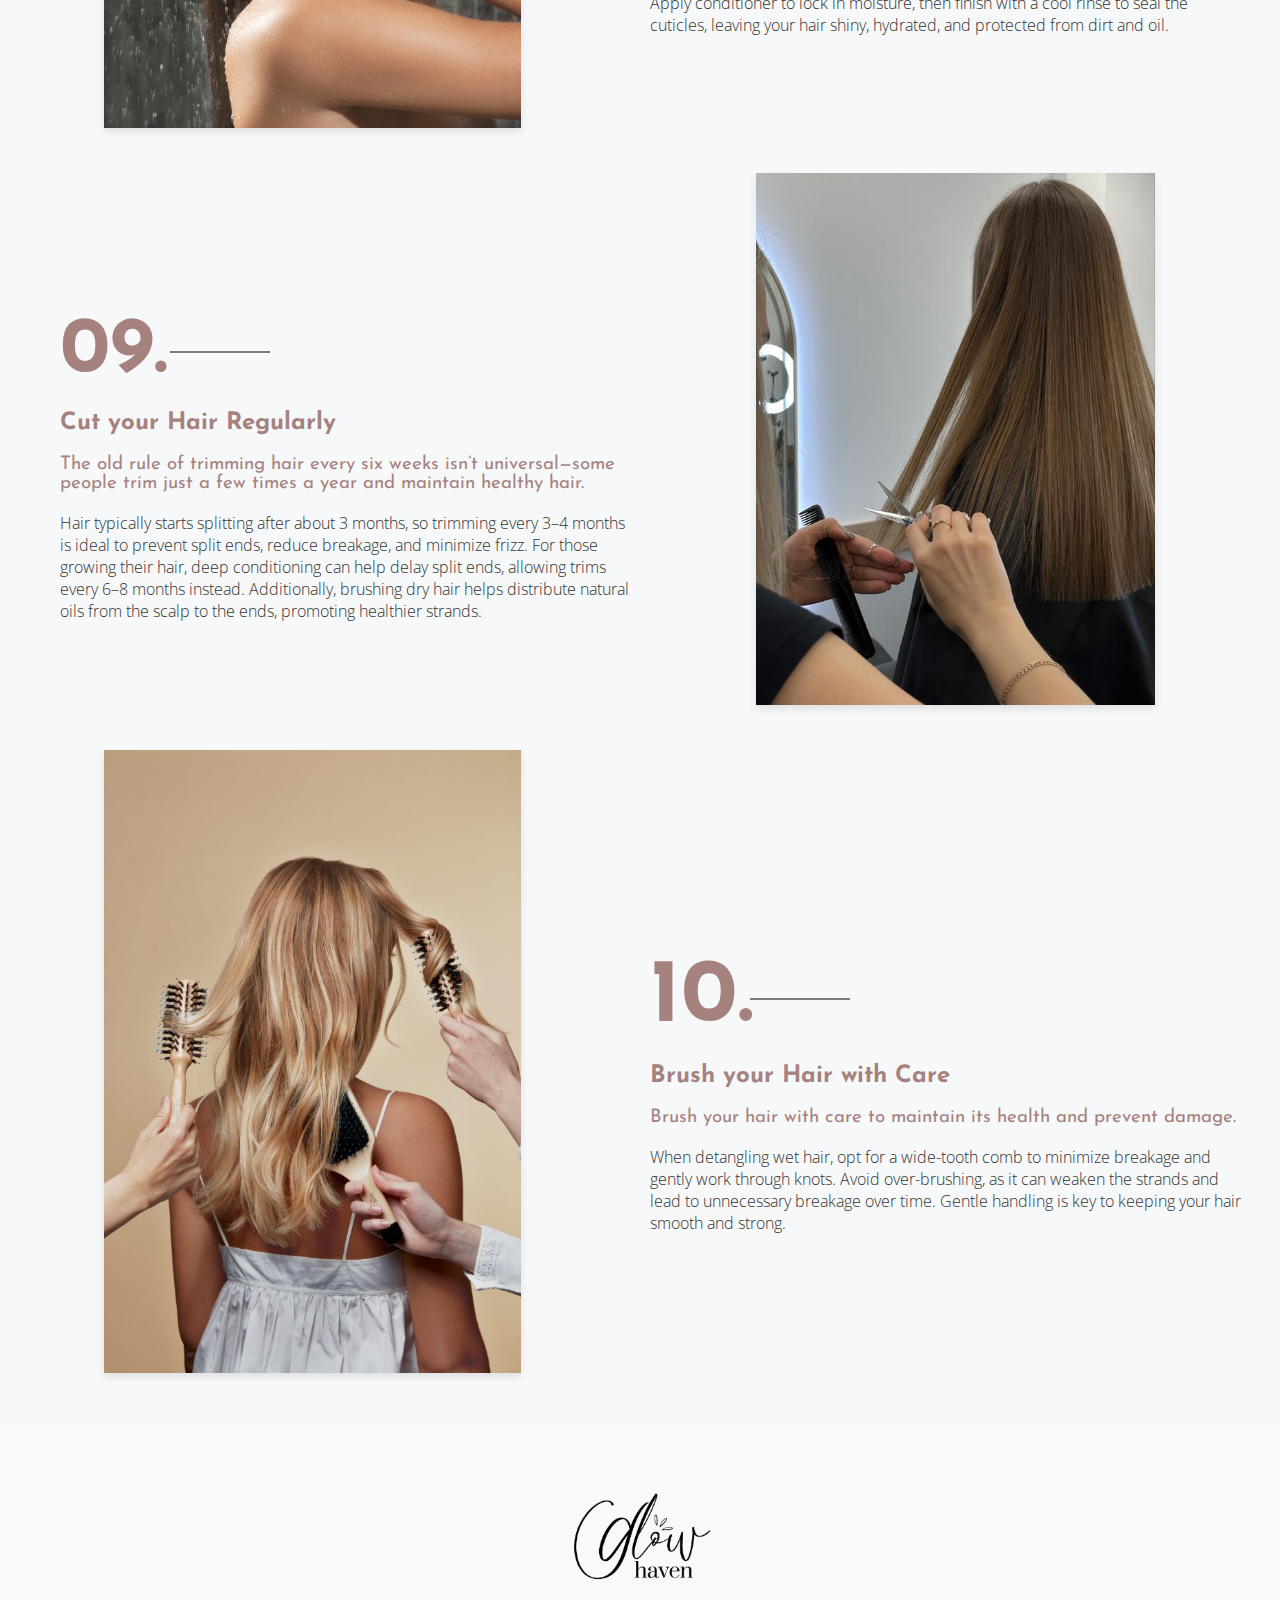
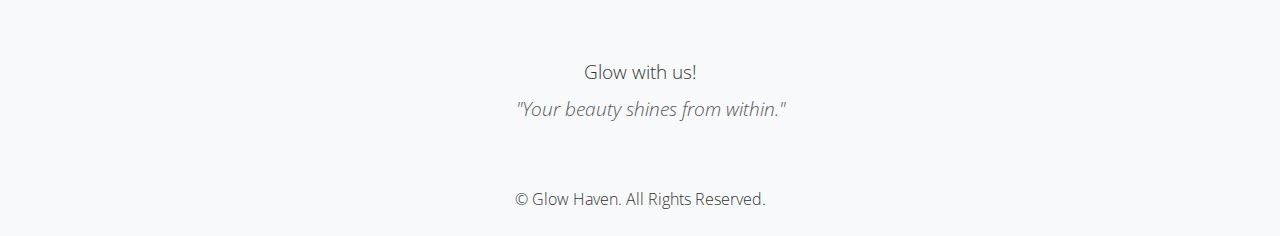
<file: hair.html>
<!DOCTYPE html>
<html lang="en">
  <head>
    <meta charset="UTF-8" />
    <meta name="viewport" content="width=device-width, initial-scale=1.0" />
    <title>Glow Haven</title>

    <link
      rel="stylesheet"
      href="https://fonts.googleapis.com/css?family=Open+Sans:300,400,700|Josefin+Sans:300,400,700"
    />
    <link
      rel="stylesheet"
      href="https://cdn.linearicons.com/free/1.0.0/icon-font.css"
    />
    <link
      rel="stylesheet"
      href="https://use.fontawesome.com/releases/v5.8.1/css/all.css"
      integrity="sha384-50oBUHEmvpQ+1lW4y57PTFmhCaXp0ML5d60M1M7uH2+nqUivzIebhndOJK28anvf"
      crossorigin="anonymous"
    />

    <link rel="stylesheet" href="css/hair.css" />
    <link rel="stylesheet" href="css/mediaqueries.css" />
  </head>

  <body>
    <div id="mySidepanel" class="sidepanel">
      <a href="javascript:void(0)" class="closebtn" onclick="closeNav()"
        >&times;</a
      >
      <a href="index.html">Home</a>
      <a href="about.html">About Us</a>
      <a href="facial.html">Facial Care</a>
      <a href="body.html">Body Care</a>
      <a href="hair.html">Hair Care</a>
      <a href="recos.html">Recommendations</a>
    </div>

    <div class="navbar-logo">
      <img src="./Assets/logo.png" alt="Logo" />
    </div>

    <button class="openbtn" onclick="openNav()">&#9776;</button>

    <nav class="navbar">
      <a href="index.html">Home</a>
      <a href="about.html">About </a>
      <a href="recos.html">Recommendations</a>
      <div class="navbar-logo">
        <img src="./Assets/logo.png" alt="Logo" />
      </div>
      <a href="facial.html">Facial Care</a>
      <a href="body.html">Body Care</a>
      <a href="hair.html">Hair Care</a>
    </nav>
    <!--PAGE 1-->
    <div class="page-container">
      <section id="facial-guide" class="bg-grey section-padding">
        <div class="facial-container">
          <div class="facial-heading-section text-center">
            <span class="facial-subheading">Hair Care</span>
            <h2>Nourish your Hair, Nurture your Confidence!</h2>
            <h3>Hydrate, Repair, and Shine Every Day</h3>
            <hr />
          </div>
          <div class="facial-steps">
            <div class="step-row">
              <div class="step-text">
                <h2 class="facialstep-number">01.</h2>
                <div>
                  <h2>Understand your Hair Type</h2>
                  <h3 class="facial-step">
                    Straight Hair, Natural Wavy Hair, and Curly Hair
                  </h3>
                  <p>
                    Hair generally falls into three main types: straight, wavy,
                    and curly. Discover your hair type and learn how to care for
                    it by exploring the unique characteristics of each.
                  </p>
                </div>
              </div>
              <div class="step-image">
                <img src="Assets/hairtype.jpg" alt="Step 1" class="img-fluid" />
              </div>
            </div>
          </div>
        </div>
        <!--PAGE 2-->
        <div class="facial-container2">
          <div class="step-row2">
            <div class="step-text">
              <h2 class="facialstep-number2">02.</h2>
              <div>
                <h2>Straight Hair</h2>
                <h3 class="facial-step">
                  Straight hair, known for its sleek look and resilient strands,
                  often falls evenly around the scalp. Common concerns include
                  dryness, tangles, and frizz caused by dehydration.
                </h3>
                <p>
                  To boost volume, try blow-drying upside down or brushing hair
                  in the opposite direction. Using a leave-in conditioner 2–3
                  times a week can also help. Look for fatty acids in
                  conditioners, as they promote hair growth and density.
                </p>
              </div>
            </div>
            <div class="step-image">
              <img
                src="Assets/straighthair.jpg"
                alt="Step 1"
                class="img-fluid"
              />
            </div>
          </div>
        </div>
        <!--PAGE 3-->
        <div class="facial-container">
          <div class="facial-steps">
            <div class="step-row">
              <div class="step-text">
                <h2 class="facialstep-number3">03.</h2>
                <div>
                  <h2>Natural Wavy Hair</h2>
                  <h3 class="facial-step">
                    Wavy hair naturally has a thicker texture and often feels
                    coarse, making it prone to frizz and tricky to manage.
                    Humidity can exacerbate the frizz, causing hair to become
                    unmanageable and flyaway.
                  </h3>
                  <p>
                    Daily exposure to heat and moisture can further damage wavy
                    hair, making it unruly. To care for it, dry with a
                    microfiber towel to minimize friction and static. Swap
                    brushes for wide-toothed combs to retain moisture and
                    prevent dryness. Wavy hair is ideal for effortless beachy
                    waves when left down.
                  </p>
                </div>
              </div>
              <div class="step-image">
                <img src="Assets/wavyhair.jpg" alt="Step 1" class="img-fluid" />
              </div>
            </div>
          </div>
        </div>

        <!--PAGE 4-->
        <div class="facial-container2">
          <div class="step-row2">
            <div class="step-text">
              <h2 class="facialstep-number2">04.</h2>
              <div>
                <h2>Curly Hair</h2>
                <h3 class="facial-step">
                  Curly hair has distinct, springy curls that appear straight
                  when wet but curl up as it dries. Typically, curly hair is
                  thick and less prone to breakage, though it can easily become
                  frizzy in humid conditions.
                </h3>
                <p>
                  To prevent breakage, it's best to avoid heat styling. Use a
                  conditioner that deeply moisturizes without weighing the hair
                  down or making it stiff. To reduce tangles and split ends, use
                  a wide-toothed comb to gently detangle your curls.
                </p>
              </div>
            </div>
            <div class="step-image">
              <img src="Assets/curly.jpg" alt="Step 1" class="img-fluid" />
            </div>
          </div>
        </div>

        <!--PAGE 5-->
        <div class="facial-container">
          <div class="facial-steps">
            <div class="step-row">
              <div class="step-text">
                <h2 class="facialstep-number3">05.</h2>
                <div>
                  <h2>Choose the Right Products</h2>
                  <h3 class="facial-step">
                    Select the appropriate products based on your hair type
                  </h3>
                  <p>
                    For dry or color-treated hair, use sulfate-free shampoos to
                    prevent further dryness. For dry or frizzy hair, choose
                    conditioners that contain hydrating ingredients such as
                    argan oil or keratin to nourish and smooth. If you have oily
                    hair, go for lightweight, volumizing products that won’t
                    weigh it down.
                  </p>
                </div>
              </div>
              <div class="step-image">
                <img src="Assets/shampoo.jpg" alt="Step 1" class="img-fluid" />
              </div>
            </div>
          </div>
        </div>
        <!--PAGE 6-->
        <div class="facial-container2">
          <div class="step-row2">
            <div class="step-text">
              <h2 class="facialstep-number2">06.</h2>
              <div>
                <h2>Condition your Hair Correctly</h2>
                <h3 class="facial-step">
                  Hair conditioners are essential moisturizing treatments that
                  provide a protective layer on the hair, helping to restore
                  moisture lost during shampooing. They not only protect the
                  hair from breakage but also enhance its shine and reduce
                  frizz, leaving it smoother and more manageable.
                </h3>
                <p>
                  After shampooing, gently squeeze out excess water from your
                  hair and apply the conditioner, focusing on the ends first and
                  working your way up to the roots. Leave it on for a few
                  minutes to allow the product to deeply penetrate the hair,
                  then rinse thoroughly. For best results, consider using a
                  conditioner tailored to your hair type, whether it’s a deeply
                  nourishing formula for dry hair or a lightweight option for
                  finer hair. Regular conditioning will not only improve the
                  texture and appearance of your hair but also protect it from
                  daily environmental stressors.
                </p>
              </div>
            </div>
            <div class="step-image">
              <img
                src="Assets/conditioner.jpg"
                alt="Step 1"
                class="img-fluid"
              />
            </div>
          </div>
        </div>
        <!--PAGE 7-->
        <div class="facial-container">
          <div class="facial-steps">
            <div class="step-row">
              <div class="step-text">
                <h2 class="facialstep-number3">07.</h2>
                <div>
                  <h2>Use Hair Mask Once a Week</h2>
                  <h3 class="facial-step">
                    Hair masks are an excellent treatment for dry hair, designed
                    to repair and improve its overall condition. They work to
                    soften, hydrate, strengthen, and restore your hair while
                    adding a healthy sheen in less than an hour.
                  </h3>
                  <p>
                    Using a hair mask at least once a week can boost your hair’s
                    smoothness and shine without making it greasy. If you enjoy
                    DIY treatments, try making a simple, hydrating hair mask at
                    home. For dry and brittle hair, a two-ingredient recipe is
                    ideal. Combine two tablespoons of natural yogurt with one
                    tablespoon of honey in a bowl. Apply the mixture to your
                    hair, starting from the scalp and working to the ends. Leave
                    it on for 20 minutes, then rinse and wash as usual. Hair
                    masks are an effective way to revive dry hair and enhance
                    its softness and vitality—give it a try!
                  </p>
                </div>
              </div>
              <div class="step-image">
                <img src="Assets/hairmask.jpg" alt="Step 1" class="img-fluid" />
              </div>
            </div>
          </div>
        </div>
        <!--PAGE 8-->
        <div class="facial-container2">
          <div class="step-row2">
            <div class="step-text">
              <h2 class="facialstep-number2">08.</h2>
              <div>
                <h2>Avoid Taking Hot and Cold Showers</h2>
                <h3 class="facial-step">
                  Hot water can strip your scalp of natural oils, leading to
                  dryness, weak roots, frizz, and dull hair. Cold water, on the
                  other hand, can close pores too soon, preventing hair products
                  from working effectively.
                </h3>
                <p>
                  For the best results, start with warm water to open cuticles
                  and cleanse thoroughly. Apply conditioner to lock in moisture,
                  then finish with a cool rinse to seal the cuticles, leaving
                  your hair shiny, hydrated, and protected from dirt and oil.
                </p>
              </div>
            </div>
            <div class="step-image">
              <img src="Assets/hot.jpg" alt="Step 1" class="img-fluid" />
            </div>
          </div>
        </div>
        <!--PAGE 9-->
        <div class="facial-container">
          <div class="facial-steps">
            <div class="step-row">
              <div class="step-text">
                <h2 class="facialstep-number3">09.</h2>
                <div>
                  <h2>Cut your Hair Regularly</h2>
                  <h3 class="facial-step">
                    The old rule of trimming hair every six weeks isn’t
                    universal—some people trim just a few times a year and
                    maintain healthy hair.
                  </h3>
                  <p>
                    Hair typically starts splitting after about 3 months, so
                    trimming every 3–4 months is ideal to prevent split ends,
                    reduce breakage, and minimize frizz. For those growing their
                    hair, deep conditioning can help delay split ends, allowing
                    trims every 6–8 months instead. Additionally, brushing dry
                    hair helps distribute natural oils from the scalp to the
                    ends, promoting healthier strands.
                  </p>
                </div>
              </div>
              <div class="step-image">
                <img src="Assets/trimming.jpg" alt="Step 1" class="img-fluid" />
              </div>
            </div>
          </div>
        </div>

        <!--PAGE 10-->
        <div class="facial-container2">
          <div class="step-row2">
            <div class="step-text">
              <h2 class="facialstep-number5">10.</h2>
              <div>
                <h2>Brush your Hair with Care</h2>
                <h3 class="facial-step">
                  Brush your hair with care to maintain its health and prevent
                  damage.
                </h3>
                <p>
                  When detangling wet hair, opt for a wide-tooth comb to
                  minimize breakage and gently work through knots. Avoid
                  over-brushing, as it can weaken the strands and lead to
                  unnecessary breakage over time. Gentle handling is key to
                  keeping your hair smooth and strong.
                </p>
              </div>
            </div>
            <div class="step-image">
              <img src="Assets/brush.jpg" alt="Step 1" class="img-fluid" />
            </div>
          </div>
        </div>
      </section>

      <div class="footer">
        <div class="footer-logo-container">
          <a href="index.html">
            <img src="./Assets/logo.png" alt="Glow Haven" class="footer-logo" />
          </a>
        </div>
        <div class="footer-text">
          <p>Glow with us!</p>
          <blockquote>"Your beauty shines from within."</blockquote>
          <p></p>
        </div>
        <div class="footer-bottom">
          <p>&copy; Glow Haven. All Rights Reserved.</p>
        </div>
      </div>
    </div>

    <script src="js/script.js"></script>
  </body>
</html>
</file>
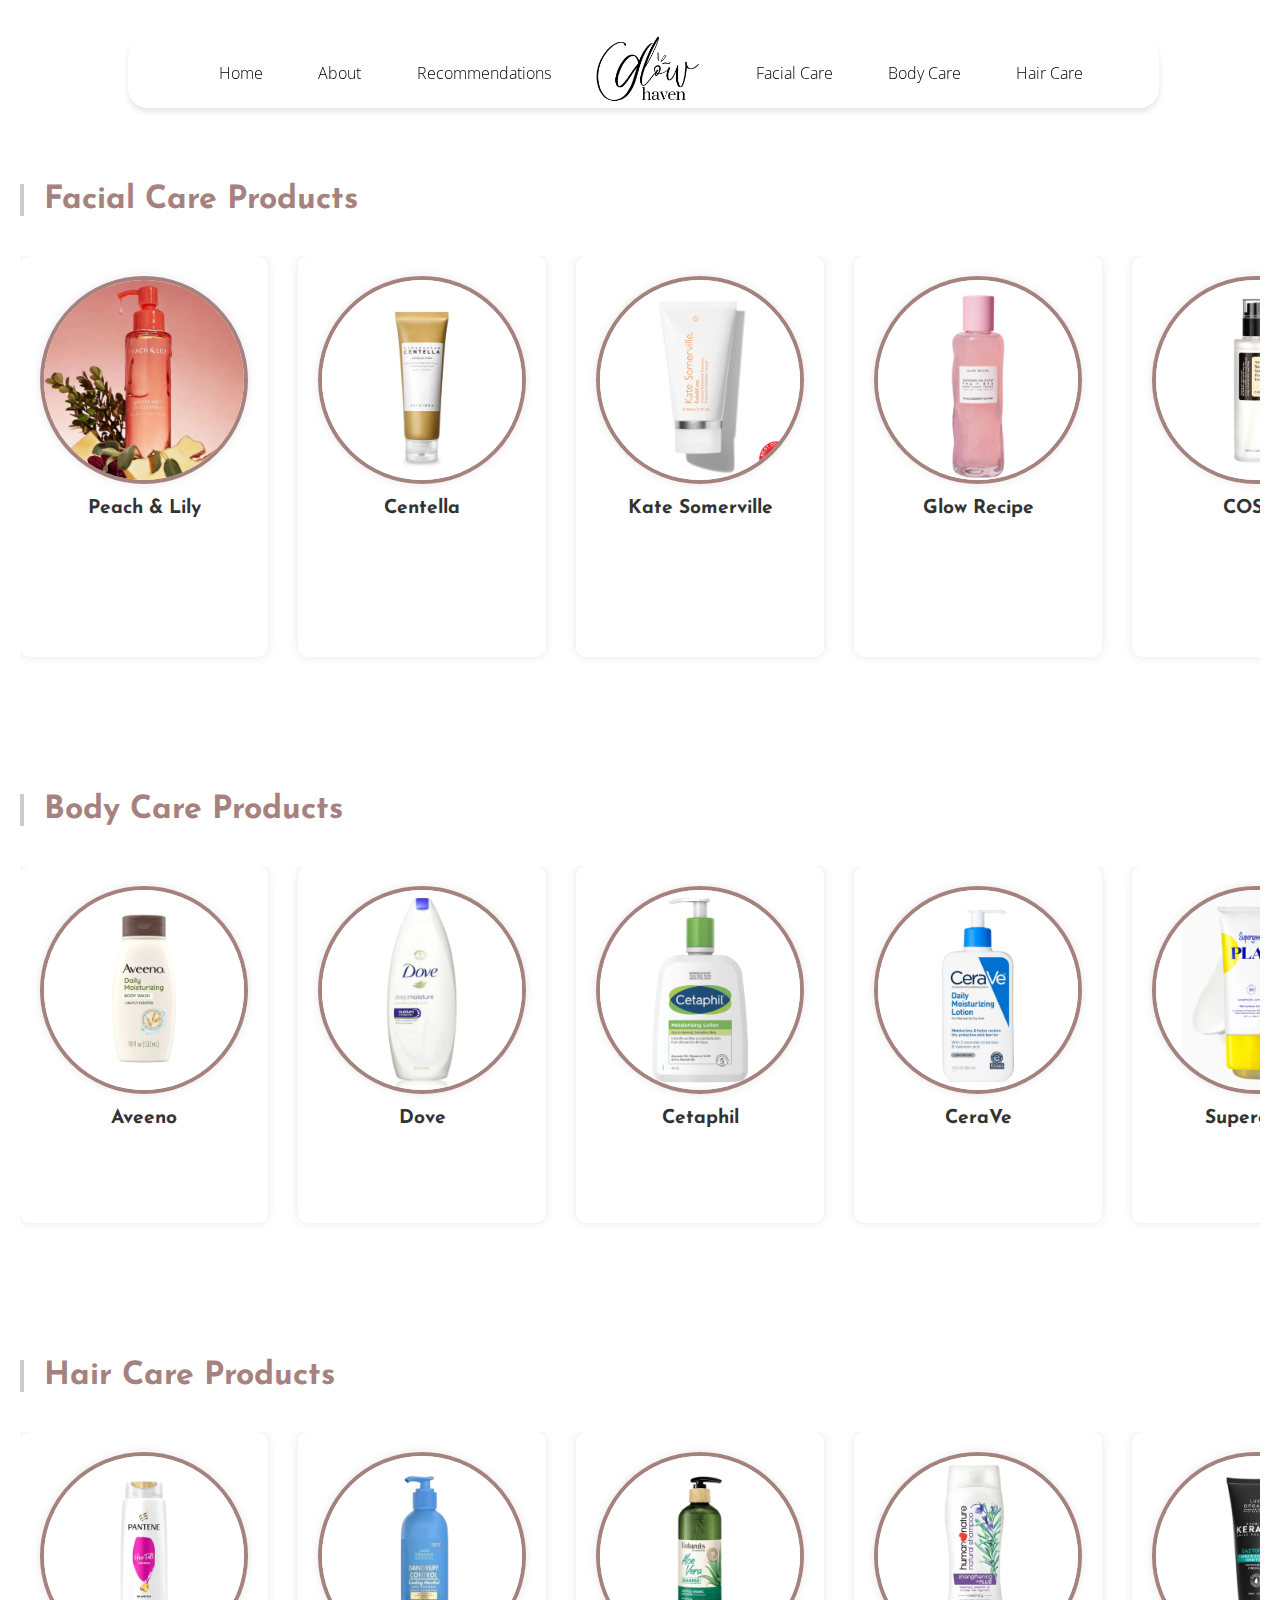
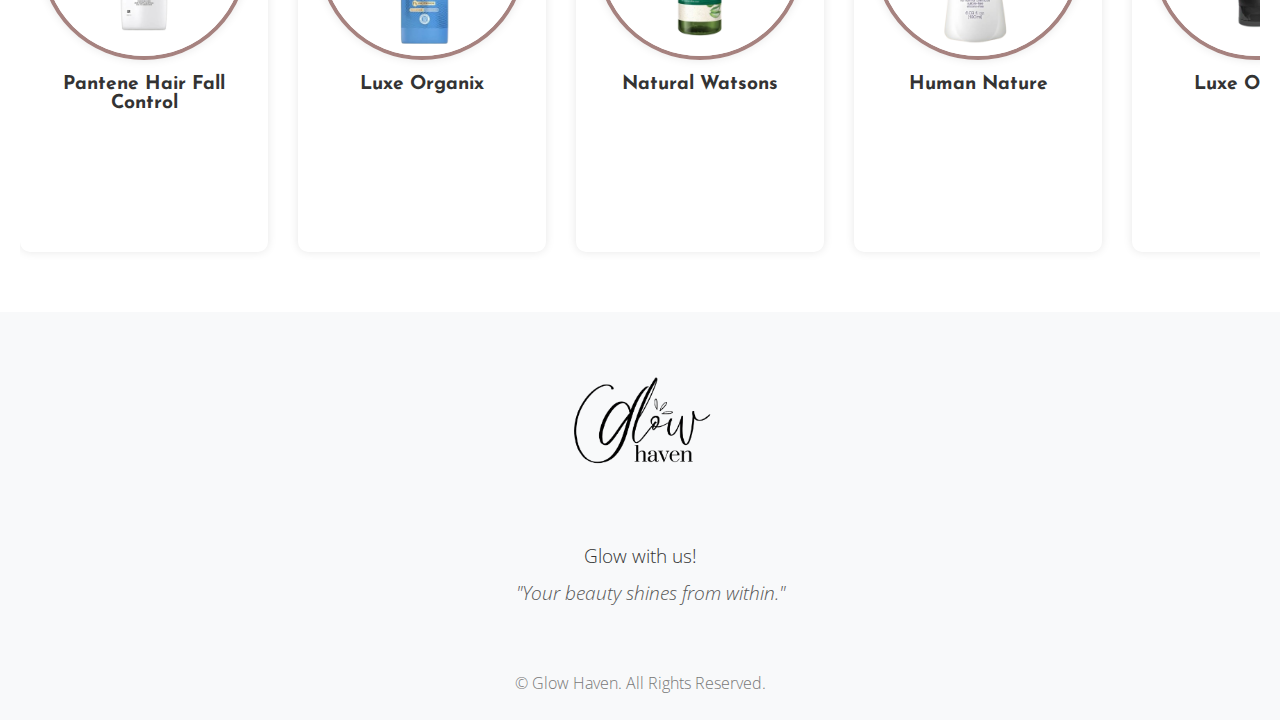
<file: recos.html>
<!DOCTYPE html>
<html lang="en">
  <head>
    <meta charset="UTF-8" />
    <meta name="viewport" content="width=device-width, initial-scale=1.0" />
    <title>Glow Haven</title>

    <link
      rel="stylesheet"
      href="https://cdnjs.cloudflare.com/ajax/libs/font-awesome/5.15.4/css/all.min.css"
    />

    <link
      rel="stylesheet"
      href="https://fonts.googleapis.com/css?family=Open+Sans:300,400,700|Josefin+Sans:300,400,700"
    />
    <link
      rel="stylesheet"
      href="https://cdn.linearicons.com/free/1.0.0/icon-font.css"
    />
    <link
      rel="stylesheet"
      href="https://use.fontawesome.com/releases/v5.8.1/css/all.css"
      integrity="sha384-50oBUHEmvpQ+1lW4y57PTFmhCaXp0ML5d60M1M7uH2+nqUivzIebhndOJK28anvf"
      crossorigin="anonymous"
    />

    <link rel="stylesheet" href="css/recos.css" />
    <link rel="stylesheet" href="css/mediaqueries.css" />
  </head>

  <body>
    <div id="mySidepanel" class="sidepanel">
      <a href="javascript:void(0)" class="closebtn" onclick="closeNav()"
        >&times;</a
      >
      <a href="index.html">Home</a>
      <a href="about.html">About Us</a>
      <a href="facial.html">Facial Care</a>
      <a href="body.html">Body Care</a>
      <a href="hair.html">Hair Care</a>
      <a href="recos.html">Recommendations</a>
    </div>

    <div class="navbar-logo">
      <img src="./Assets/logo.png" alt="Logo" />
    </div>

    <button class="openbtn" onclick="openNav()">&#9776;</button>

    <nav class="navbar">
      <a href="index.html">Home</a>
      <a href="about.html">About </a>
      <a href="recos.html">Recommendations</a>
      <div class="navbar-logo">
        <img src="./Assets/logo.png" alt="Logo" />
      </div>
      <a href="facial.html">Facial Care</a>
      <a href="body.html">Body Care</a>
      <a href="hair.html">Hair Care</a>
    </nav>
    <div class="page-container">
      <div class="team">
        <div class="container">
          <h2>Facial Care Products</h2>
          <div class="team-members">
            <div class="team-member">
              <div class="photo">
                <img src="./Assets/facialpr-1.png" alt="facial" />
              </div>
              <h1 class="name">Peach & Lily</h1>
              <p class="role">Ginger Melt Oil Cleanser</p>
              <span>&#8369;2,024</span>
            </div>

            <div class="team-member">
              <div class="photo">
                <img src="./Assets/facialpr-2.png" alt="facial" />
              </div>
              <h1 class="name">Centella</h1>
              <p class="role">
                An Ampoule Foam with pH 5 cleanser with Coconut-derived
                surfactants
              </p>
              <span>&#8369;805</span>
            </div>

            <div class="team-member">
              <div class="photo">
                <img src="./Assets/facialpr-3.png" alt="facial" />
              </div>
              <h1 class="name">Kate Somerville</h1>
              <p class="role">Extensive Exfoliate Treatment</p>
              <span>&#8369;4,571</span>
            </div>

            <div class="team-member">
              <div class="photo">
                <img src="./Assets/facialpr-4.png" alt="facial" />
              </div>
              <h1 class="name">Glow Recipe</h1>
              <p class="role">Glow PHA + BHA Pore-Tight Toner</p>
              <span>&#8369;1,965</span>
            </div>

            <div class="team-member">
              <div class="photo">
                <img src="./Assets/facialpr-5.png" alt="facial" />
              </div>
              <h1 class="name">COSRX</h1>
              <p class="role">Advanced Snail 96 Mucin Power Essence</p>
              <span>&#8369;1,965</span>
            </div>

            <div class="team-member">
              <div class="photo">
                <img src="./Assets/facialpr-6.png" alt="facial" />
              </div>
              <h1 class="name">Centella</h1>
              <p class="role">Signature Soothing Ampoule</p>
              <span>&#8369;549</span>
            </div>

            <div class="team-member">
              <div class="photo">
                <img src="./Assets/facialpr-7.png" alt="facial" />
              </div>
              <h1 class="name">Sulwhasoo</h1>
              <p class="role">First Care Activating Mask</p>
              <span>&#8369;1,734</span>
            </div>

            <div class="team-member">
              <div class="photo">
                <img src="./Assets/facialpr-8.png" alt="facial" />
              </div>
              <h1 class="name">BeautyStat</h1>
              <p class="role">Universal C Eye Perfector Eye Cream</p>
              <span>&#8369;3,467</span>
            </div>

            <div class="team-member">
              <div class="photo">
                <img src="./Assets/facialpr-9.png" alt="facial" />
              </div>
              <h1 class="name">Neutrogena</h1>
              <p class="role">Hydro Boost Water Gel</p>
              <span>&#8369;1,126</span>
            </div>

            <div class="team-member">
              <div class="photo">
                <img src="./Assets/facialpr-10.png" alt="facial" />
              </div>
              <h1 class="name">CeraVe</h1>
              <p class="role">Hydrating Sunscreen SPF 50</p>
              <span>&#8369;1,999</span>
            </div>
          </div>
        </div>
      </div>

      <div class="team">
        <div class="container">
          <h2>Body Care Products</h2>
          <div class="team-members">
            <div class="team-member">
              <div class="photo">
                <img src="./Assets/bodypr-1.png" alt="body" />
              </div>
              <h1 class="name">Aveeno</h1>
              <p class="role">Daily Body Wash</p>
              <span>&#8369;677</span>
            </div>

            <div class="team-member">
              <div class="photo">
                <img src="./Assets/bodypr-2.png" alt="body" />
              </div>
              <h1 class="name">Dove</h1>
              <p class="role">Body Wash Deep Moisture</p>
              <span>&#8369;509</span>
            </div>

            <div class="team-member">
              <div class="photo">
                <img src="./Assets/bodypr-3.png" alt="body" />
              </div>
              <h1 class="name">Cetaphil</h1>
              <p class="role">Moisturising Lotion</p>
              <span>&#8369;860</span>
            </div>

            <div class="team-member">
              <div class="photo">
                <img src="./Assets/bodypr-4.png" alt="body" />
              </div>
              <h1 class="name">CeraVe</h1>
              <p class="role">Daily Moisturizing Lotion</p>
              <span>&#8369;751</span>
            </div>

            <div class="team-member">
              <div class="photo">
                <img src="./Assets/bodypr-5.png" alt="body" />
              </div>
              <h1 class="name">Supergoop!</h1>
              <p class="role">Play, Everyday Lotion SPF 50</p>
              <span>&#8369;750</span>
            </div>
          </div>
        </div>
      </div>

      <!-- HAIR CARE TEAM-->
      <div class="team">
        <div class="container">
          <h2>Hair Care Products</h2>
          <div class="team-members">
            <div class="team-member">
              <div class="photo">
                <img src="./Assets/pantene.jpg" alt="Pantene" />
              </div>
              <h1 class="name">Pantene Hair Fall Control</h1>
              <p class="role">
                It helps prevent damage and reduce hair fall due to breakage
              </p>
              <span>&#8369;328</span>
            </div>

            <div class="team-member">
              <div class="photo">
                <img src="./Assets/luxe.png" alt="luxe" />
              </div>
              <h1 class="name">Luxe Organix</h1>
              <p class="role">Dandruff Control Silky Smooth Shampoo</p>
              <span>&#8369;199</span>
            </div>

            <div class="team-member">
              <div class="photo">
                <img src="./Assets/aloe.png" alt="Aloe" />
              </div>
              <h1 class="name">Natural Watsons</h1>
              <p class="role">Aloe Vera Shampoo</p>
              <span>&#8369;269</span>
            </div>

            <div class="team-member">
              <div class="photo">
                <img src="./Assets/humannature.png" alt="Human" />
              </div>
              <h1 class="name">Human Nature</h1>
              <p class="role">New Strengthening Plus Shampoo Rosemary</p>
              <span>&#8369;179.75</span>
            </div>

            <div class="team-member">
              <div class="photo">
                <img src="./Assets/keratin.png" alt="keratin" />
              </div>
              <h1 class="name">Luxe Organix</h1>
              <p class="role">
                Luxe Organix Premium Keratin Castor Oil Shampoo
              </p>
              <span>&#8369;129</span>
            </div>

            <div class="team-member">
              <div class="photo">
                <img src="./Assets/clear.png" alt="clear" />
              </div>
              <h1 class="name">Clear Men</h1>
              <p class="role">Anti Dandruff Shampoo Cool Sport Menthol</p>
              <span>&#8369;433.50</span>
            </div>

            <div class="team-member">
              <div class="photo">
                <img src="./Assets/curl.png" alt="curls" />
              </div>
              <h1 class="name">Curls</h1>
              <p class="role">
                Zenutrients Shampoo Protain & Sulfate Free Shampoo with Avocado
                & Tea Tree
              </p>
              <span>&#8369;250</span>
            </div>

            <div class="team-member">
              <div class="photo">
                <img src="./Assets/sunsilk.png" alt="sunsilk" />
              </div>
              <h1 class="name">Sunsilk</h1>
              <p class="role">Shampoo Strong & Long</p>
              <span>&#8369;71</span>
            </div>

            <div class="team-member">
              <div class="photo">
                <img src="./Assets/tresemme.png" alt="hairmask" />
              </div>
              <h1 class="name">Tresemme Keratine Hair Mask</h1>
              <p class="role">Smooth mask-Frizz Control for all Hair Type</p>
              <span>&#8369;727</span>
            </div>
          </div>
        </div>
      </div>

      <div class="footer">
        <div class="footer-logo-container">
          <a href="index.html">
            <img src="./Assets/logo.png" alt="Glow Haven" class="footer-logo" />
          </a>
        </div>
        <div class="footer-text">
          <p>Glow with us!</p>
          <blockquote>"Your beauty shines from within."</blockquote>
        </div>
        <div class="footer-bottom">
          <p>&copy; Glow Haven. All Rights Reserved.</p>
        </div>
      </div>
    </div>
    <script src="js/script.js"></script>
  </body>
</html>
</file>
<file: css/style.css>
html {
  overflow-x: hidden;
}

body {
  font-family: "Open Sans", sans-serif;
  font-weight: 300;
  color: #000;
  background-color: white;
}

.page-container {
  position: absolute;
  left: 100%;
  width: 100%;
  height: 100%;
  transition: transform 1s ease-in-out;
}

.page-container.visible {
  transform: translateX(-100%);
}

.page-container.fade-in {
  opacity: 1;
  transition: opacity 0.5s ease;
}
.h1,
.h2,
.h3,
.h4,
.h5,
.h6,
h1,
h2,
h3,
h4,
h5,
h6 {
  font-family: "Josefin Sans", sans-serif;
  font-weight: 400;
}

h1,
h2 {
  font-weight: 700;
}

.sidepanel {
  height: 100%;
  width: 0;
  position: fixed;
  top: 0;
  left: 0;
  background-color: #e4d5d4;
  overflow-x: hidden;
  padding-top: 80px;
  transition: 0.5s;
  z-index: 3;
}

.sidepanel a {
  padding: 10px 20px;
  text-decoration: none;
  font-size: 40px;
  font-weight: 100;
  margin-bottom: 3%;
  color: #423736;
  display: block;
  transition: 0.3s;
}

.sidepanel a:hover {
  color: white;
}

.sidepanel .closebtn {
  position: absolute;
  top: 10px;
  right: 25px;
  font-size: 40px;
  visibility: hidden;
  color: white;
  z-index: 4;
}

.openbtn {
  font-size: 30px;
  cursor: pointer;
  color: black;
  border: none;
  background: none;
  position: fixed;
  top: 20px;
  left: 20px;
  z-index: 5;
  display: none;
}

.openbtn:hover {
  color: #e4d5d4;
}

/* Desktop Mode - Nav Bar */
.navbar {
  display: flex;
  justify-content: center;
  align-items: center;
  /*position: fixed;*/
  margin-top: 3%;
  width: 80%;
  top: 0;
  left: 10%;
  padding: 0 10px;
  position: sticky;
  z-index: 1000;
  background-color: #fff;
  height: 70px;
  box-shadow: 0 4px 6px rgba(0, 0, 0, 0.1);
  border-radius: 20px;
}

.navbar-logo img {
  height: 150px;
  width: auto;
}

.navbar a {
  position: relative;
  display: inline-block;
  padding: 14px 20px;

  margin-left: 1.5%;
  color: #000;
  text-decoration: none;
  font-size: 16px;
  transition: color 0.3s ease;
}

.navbar a:hover {
  color: #987185;
}

.navbar a::after {
  content: "";
  position: absolute;
  bottom: 3px;
  left: 50%;
  width: 0;
  height: 2px;
  background-color: #a6827f;
  transition: all 0.4s ease;
  transform: translateX(-50%);
}

.navbar a:hover::after {
  width: 100%;
  left: 0;
  transform: translateX(0);
}

/*home page*/
.hero {
  display: flex;
  justify-content: center;
  align-items: center;
  height: calc(100vh - 130px);
  padding: 20px;
  margin-top: 20px;
}

.container {
  display: flex;
  flex-direction: row;
  width: 100%;
  max-width: 1200px;
  align-items: center;
}

.row {
  display: flex;
  justify-content: space-between;
  align-items: center;
  width: 100%;
}

.hero-left {
  flex: 1;
  text-align: center;
  padding-right: 10px;
}

.hero-left h1 {
  font-size: 3rem;
  margin-bottom: 20px;
}

.hero-info {
  list-style: none;
  text-align: center;
  padding: 0;
  display: flex;
  justify-content: center;
  margin-top: 20px;
}

.hero-info li {
  margin-right: 20px;
  text-align: center;
}

.icon {
  font-size: 24px;
  display: block;
  margin-bottom: 10px;
}

.btn {
  display: inline-block;
  padding: 10px 20px;
  background-color: #a6827f;
  color: white;
  border-radius: 30px;
  text-decoration: none;
  font-weight: bold;
}

.btn:hover {
  background-color: #987185;
}

.hero-right {
  flex: 1;
  text-align: center;
}

.carousel img {
  opacity: 0;
  transition: opacity 0.5s ease-in-out;
  width: 70%;
  height: auto;
  max-height: 70vh;
  display: none;
  visibility: hidden;
  margin-left: 15%;
}

.carousel img.active {
  display: block;
  opacity: 1;
  visibility: visible;
}

/* Footer Styles */
.footer {
  background-color: #f8f9fa;
  padding: 10px 0;
  text-align: center;
  display: flex;
  flex-direction: column;
  justify-content: center;
  align-items: center;
}

.footer-logo-container {
  margin-bottom: 10px;
}

.footer-logo {
  width: 200px; /* Adjust the logo size */
  height: auto;
}

.footer-text {
  font-size: 1.2rem;
  color: #333;
  margin-bottom: 20px;
}

.footer-text p {
  margin: 5px 0;
}

.footer-bottom {
  font-size: 1rem;
  color: #777;
  margin-top: 20px;
}

blockquote {
  font-style: italic;
  color: #555;
  margin: 10px 0;
  padding-left: 20px;
}
</file>
<file: css/mediaqueries.css>
@media (max-width: 992px) {
  /* Hide the navbar for mobile */
  .navbar {
    display: none;
  }
  /* Adjust side panel links */
  .sidepanel a {
    font-size: 18px;
    padding: 10px 15px;
  }

  .navbar-logo {
    flex: 1;
    display: flex;
    justify-content: center;
  }

  /* Show the open button for mobile */
  .openbtn {
    display: block;
    position: fixed;
    top: 15px;
    left: 15px;
    z-index: 10;
  }

  .sidepanel a {
    font-size: 18px;
    padding: 10px 15px;
  }
}

@media (min-width: 992px) {
  .sidepanel {
    display: none;
  }
}

/*home*/
@media (max-width: 768px) {
  .hero-left h1 {
    font-size: 3.5rem; /* Make text smaller */
  }

  .hero-info li {
    margin-right: 10px; /* Further reduce space between items */
  }

  .icon {
    font-size: 18px; /* Smaller icon size */
  }

  .btn {
    padding: 4px 12px; /* Smaller button size */
    font-size: 14px;
  }

  .carousel img {
    max-height: 50vh; /* Smaller image height on smaller screens */
  }

  .hero {
    height: auto; /* Allow the hero content to take up space naturally */
    margin-top: 0; /* Ensure it’s positioned directly under the navbar */
  }
}

@media (max-width: 480px) {
  .hero-left h1 {
    font-size: 3rem; /*
     Make text even smaller */
  }

  .hero-info li {
    margin-right: 5px; /* Further reduce space between items */
  }

  .icon {
    font-size: 16px; /* Smaller icon size */
  }

  .btn {
    padding: 4px 8px; /* Smaller button size */
    font-size: 12px;
  }

  .carousel img {
    max-height: 40vh; /* Smaller image height on very small screens */
  }

  .hero {
    height: auto; /* Allow the hero content to take up space naturally */
    margin-top: 0; /* Ensure it’s positioned directly under the navbar */
  }
}

/*sections*/

/* HAIR CARE */
@media (max-width: 768px) {
  .step-row,
  .step-row2 {
    flex-direction: column;
    text-align: center;
  }

  .step-text .facialstep-number::after {
    display: none;
  }

  .step-text .facialstep-number2::after {
    display: none;
  }

  .step-text .facialstep-number3::after {
    display: none;
  }

  .step-text .facialstep-number5::after {
    display: none;
  }
  .step-text {
    padding: 0;
  }
}

/*ABOUT*/
@media (max-width: 768px) {
  .hero h1 {
    font-size: 2rem;
  }

  .hero p {
    font-size: 1rem;
  }
}
@media screen and (max-width: 900px) {
  .about-content {
    flex-direction: column;
    align-items: center;
    text-align: center;
  }

  .about-left {
    padding-bottom: 20px;
  }

  .about-right {
    padding: 0;
  }

  .about-right h2 {
    text-align: left;
  }

  .small-pictures {
    flex-direction: row;
    margin-top: 30px;
  }

  .small-img {
    margin-bottom: 20px;
  }

  .small-img img {
    max-width: 120px;
  }
}
/* team*/
@media (max-width: 768px) {
  .team-members {
    flex-direction: column;
    align-items: center;
    gap: 15px;
  }

  .team-member {
    width: 220px;
    margin-bottom: 20px;
  }

  .name {
    font-size: 1.1em;
  }

  .role {
    font-size: 0.9em;
  }

  .social-icons a {
    font-size: 1.3em;
  }

  .photo {
    width: 150px; /* Reduce photo size */
    height: 150px; /* Reduce photo size */
  }

  .team h2 {
    font-size: 1.5rem; /* Smaller heading */
  }
}

/*recos2*/
/*FOOTER*/
@media (max-width: 768px) {
  .footer {
    padding: 30px 15px;
  }

  .footer-logo {
    width: 120px; /* Adjust logo size for mobile */
  }
}
</file>
<file: css/about.css>
html {
  overflow-x: hidden;
}

body {
  font-family: "Open Sans", sans-serif;
  font-weight: 300;
  color: #000;
  background-color: white;
}

.page-container {
  position: absolute;
  left: 100%;
  width: 100%;
  height: 100%;
  transition: transform 1s ease-in-out;
}

.page-container.visible {
  transform: translateX(-100%);
}

.page-container.fade-in {
  opacity: 1;
  transition: opacity 0.5s ease;
}

.h1,
.h2,
.h3,
.h4,
.h5,
.h6,
h1,
h2,
h3,
h4,
h5,
h6 {
  font-family: "Josefin Sans", sans-serif;
  font-weight: 400;
}

h1,
h2 {
  font-weight: 700;
}
/* Mobile Mode - Menu Side Panel */
.sidepanel {
  height: 100%;
  width: 0;
  position: fixed;
  top: 0;
  left: 0;
  background-color: #e4d5d4;
  overflow-x: hidden;
  padding-top: 80px;
  transition: 0.5s;
  z-index: 3;
}

.sidepanel a {
  padding: 10px 20px;
  text-decoration: none;
  font-size: 40px;
  font-weight: 100;
  margin-bottom: 3%;
  color: #423736;
  display: block;
  transition: 0.3s;
}

.sidepanel a:hover {
  color: white;
}

.sidepanel .closebtn {
  position: absolute;
  top: 10px;
  right: 25px;
  font-size: 40px;
  visibility: hidden;
  color: white;
  z-index: 4;
}

.openbtn {
  font-size: 30px;
  cursor: pointer;
  color: black;
  border: none;
  background: none;
  position: fixed;
  top: 20px;
  left: 20px;
  z-index: 5;
  display: none;
}

.openbtn:hover {
  color: #e4d5d4;
}

/* Desktop Mode - Nav Bar */
.navbar {
  display: flex;
  justify-content: center;
  align-items: center;
  margin-top: 3%;
  width: 80%;
  top: 0;
  left: 10%;
  padding: 0 10px;
  position: sticky;
  top: 0;
  z-index: 1000; 
  background-color: #fff; 
  height: 70px; 
  box-shadow: 0 4px 6px rgba(0, 0, 0, 0.1); 
  border-radius: 20px;
}

.navbar-logo img {
  height: 150px;
  width: auto;
}
.navbar a {
  position: relative;
  display: inline-block;
  padding: 14px 20px;
  /* margin: 0 15px;*/
  margin-left: 1.5%;
  color: #000;
  text-decoration: none;
  font-size: 16px;
  transition: color 0.3s ease;
}

.navbar a:hover {
  color: #987185;
}

.navbar a::after {
  content: "";
  position: absolute;
  bottom: 3px;
  left: 50%;
  width: 0;
  height: 2px;
  background-color: #a6827f;
  transition: all 0.4s ease;
  transform: translateX(-50%);
}

.navbar a:hover::after {
  width: 100%;
  left: 0;
  transform: translateX(0);
}

/* About Section */
.about-us {
  padding: 50px 20px;
}

.container {
  max-width: 1200px;
  margin: 0 auto;
}

.about-content {
  display: flex;
  justify-content: space-between;
  align-items: center;
}

/* Left Section Styling (Image) */
.about-left {
  flex: 1;
  text-align: center;
}

.about-image {
  width: 100%;
  max-height: 70vh;
  max-width: 400px;
  border-radius: 10px;
}

/* Right Section Styling (Text) */
.about-right {
  flex: 1;
  padding-left: 30px;
  font-size: 2 rem;
}

.about-right h2 {
  font-size: 2rem;
  margin-bottom: 20px;
  padding-left: 20px;
  border-left: 4px solid #ccc;
}

.about-right p {
  font-size: 1.2rem;
  line-height: 1.6;
  color: #333;
}

/* Small Pictures Styling */
.small-pictures {
  display: flex;
  justify-content: space-between;
  margin-top: 50px;
}

.small-img {
  text-align: center;
  flex: 1;
}

.small-img img {
  width: 100%;
  height: auto;
  max-width: 150px;
  border-radius: 50px;
  box-shadow: 0px 4px 8px rgba(0, 0, 0, 0.1);
}

.small-img h5 {
  margin-top: 10px;
  font-size: 1rem;
  color: #333;
}

.small-img a {
  display: inline-block; /* Ensures clickable area wraps the image */
  transition: transform 0.3s ease, box-shadow 0.3s ease;
}

.small-img a:hover {
  transform: scale(1.05); /* Slight zoom effect on hover */
  box-shadow: 0px 6px 12px rgba(0, 0, 0, 0.15); /* Enhanced shadow */
}

/* Add Team Section Styles */
.team {
  padding: 50px 20px;
  background-color: white;
  max-height: 100vh;
}

.team h2 {
  font-size: 2rem;
  margin-bottom: 40px;
  text-align: left;
  padding-left: 20px;
  border-left: 4px solid #ccc;
}

.team-members {
  display: flex;
  justify-content: center;
  gap: 30px;
  flex-wrap: wrap;
}

.team-member {
  background-color: #fff;
  border-radius: 10px;
  padding: 20px;
  width: 250px;
  box-shadow: 0 0 10px rgba(0, 0, 0, 0.1);
  text-align: center;
}

.photo {
  width: 200px; /* Increased size of the square */
  height: 200px; /* Increased size of the square */
  margin: 0 auto 15px;
  overflow: hidden;
  border-radius: 50%;
  box-shadow: 0 0 10px rgba(0, 0, 0, 0.1);
  border: 4px solid #a6827f; /* Added border */
}

.photo img {
  width: 100%;
  height: 100%;
  object-fit: cover;
}

.name {
  font-size: 1.2em;
  font-weight: bold;
  color: #333;
  margin-bottom: 5px;
}

.role {
  font-size: 1em;
  color: #777;
  margin-bottom: 15px;
}

.social-icons a {
  margin: 0 10px;
  font-size: 1.5em;
  color: #333;
  text-decoration: none;
}

/* Footer Styles */
.footer {
  background-color: #f8f9fa;
  padding: 10px 0;
  text-align: center;
  display: flex;
  flex-direction: column;
  justify-content: center;
  align-items: center;
}

.footer-logo-container {
  margin-bottom: 10px;
}

.footer-logo {
  width: 200px; /* Adjust the logo size */
  height: auto;
}

.footer-text {
  font-size: 1.2rem;
  color: #333;
  margin-bottom: 20px;
}

.footer-text p {
  margin: 5px 0;
}

.footer-bottom {
  font-size: 1rem;
  color: #777;
  margin-top: 20px;
}

blockquote {
  font-style: italic;
  color: #555;
  margin: 10px 0;
  padding-left: 20px;
}
</file>
<file: css/body.css>
html {
  overflow-x: hidden;
}

body {
  font-family: "Open Sans", sans-serif;
  font-weight: 300;
  color: #000;
  background-color: white;
}

.page-container {
  position: absolute;
  left: 100%; 
  width: 100%;
  height: 100%;
  transition: transform 1s ease-in-out;
}

.page-container.visible {
  transform: translateX(-100%);
}

.page-container.fade-in {
  opacity: 1;
  transition: opacity 0.5s ease;
}

.h1,
.h2,
.h3,
.h4,
.h5,
.h6,
h1,
h2,
h3,
h4,
h5,
h6 {
  font-family: "Josefin Sans", sans-serif;
  font-weight: 400;
}

h1,
h2 {
  font-weight: 700;
}

.sidepanel {
  height: 100%;
  width: 0;
  position: fixed;
  top: 0;
  left: 0;
  background-color: #e4d5d4;
  overflow-x: hidden;
  padding-top: 80px;
  transition: 0.5s;
  z-index: 3;
}

.sidepanel a {
  padding: 10px 20px;
  text-decoration: none;
  font-size: 40px;
  font-weight: 100;
  margin-bottom: 3%;
  color: #423736;
  display: block;
  transition: 0.3s;
}

.sidepanel a:hover {
  color: white;
}

.sidepanel .closebtn {
  position: absolute;
  top: 10px;
  right: 25px;
  font-size: 40px;
  visibility: hidden;
  color: white;
  z-index: 4;
}

.openbtn {
  font-size: 30px;
  cursor: pointer;
  color: black;
  border: none;
  background: none;
  position: fixed;
  top: 20px;
  left: 20px;
  z-index: 5;
  display: none;
}

.openbtn:hover {
  color: #e4d5d4;
}

.navbar {
  display: flex;
  justify-content: center;
  align-items: center;
  margin-top: 3%;
  width: 80%;
  top: 0;
  left: 10%;
  padding: 0 10px;
  position: sticky;
  top: 0;
  z-index: 1000;
  background-color: #fff;
  height: 70px;
  box-shadow: 0 4px 6px rgba(0, 0, 0, 0.1);
  border-radius: 20px;
}

.navbar-logo img {
  height: 150px;
  width: auto;
}

.navbar a {
  position: relative;
  display: inline-block;
  padding: 14px 20px;
  margin-left: 1.5%;
  color: #000;
  text-decoration: none;
  font-size: 16px;
  transition: color 0.3s ease;
}

.navbar a:hover {
  color: #987185;
}

.navbar a::after {
  content: "";
  position: absolute;
  bottom: 3px;
  left: 50%;
  width: 0;
  height: 2px;
  background-color: #a6827f;
  transition: all 0.4s ease;
  transform: translateX(-50%);
}

.navbar a:hover::after {
  width: 100%;
  left: 0;
  transform: translateX(0);
}

/* General Styles */
.bg-grey {
  background-color: #f7f8f9;
}

.section-padding {
  padding: 50px 15px;
}

.text-center {
  text-align: center;
}

.facial-container {
  max-width: 1200px;
  margin: auto;
  padding: 0 15px;
}

.facial-heading-section span {
  color: #000;
}

h2,
h3,
h4 {
  color: #a6827f;
}

p {
  color: #333;
}

/* Step Row Styles */
.step-row {
  display: flex;
  flex-wrap: wrap;
  align-items: center;
  margin-top: 40px;
  gap: 20px;
}

.step-text {
  flex: 1;
  position: relative;
  padding: 20px;
}

.step-text .facialstep-number {
  font-size: 50px;
  margin-bottom: 10px;
  position: relative;
}

.step-text .facialstep-number::after {
  content: "";
  position: absolute;
  top: 50%;
  left: 100px;
  width: 100px;
  height: 1px;
  background: #000;
  transform: translateY(-50%);
}

.h3 {
  font-size: 50px;
}

.step-image {
  flex: 1;
  text-align: center;
}

.step-image img {
  max-height: 70vh;
  max-width: 70%;
  box-shadow: 0 4px 8px rgba(0, 0, 0, 0.1);
}

/*page 2*/

.step-row2 {
  display: flex;
  flex-wrap: wrap;
  align-items: center;
  margin-top: 40px;
  gap: 20px;
  flex-direction: row-reverse;
}

.step-text .facialstep-number2 {
  font-size: 50px;
  margin-bottom: 10px;
  position: relative;
}

.step-text .facialstep-number2::after {
  content: "";
  position: absolute;
  top: 50%;
  left: 110px;
  width: 100px;
  height: 1px;
  background: #000;
  transform: translateY(-50%);
}

/*page 3*/
.step-text .facialstep-number3 {
  font-size: 50px;
  margin-bottom: 10px;
  position: relative;
}

.step-text .facialstep-number3::after {
  content: "";
  position: absolute;
  top: 50%;
  left: 110px;
  width: 100px;
  height: 1px;
  background: #000;
  transform: translateY(-50%);
}

/*PAGE 10*/
.step-text .facialstep-number5 {
  font-size: 90px;
  margin-bottom: 10px;
  position: relative;
}

.step-text .facialstep-number5::after {
  content: "";
  position: absolute;
  top: 50%;
  left: 100px;
  width: 100px;
  height: 1px;
  background: #000;
  transform: translateY(-50%);
}

/* Footer Styles */
.footer {
  background-color: #f8f9fa;
  padding: 10px 0;
  text-align: center;
  display: flex;
  flex-direction: column;
  justify-content: center;
  align-items: center;
}

.footer-logo-container {
  margin-bottom: 10px;
}

.footer-logo {
  width: 200px;
  height: auto;
}

.footer-text {
  font-size: 1.2rem;
  color: #333;
  margin-bottom: 20px;
}

.footer-text p {
  margin: 5px 0;
}

.footer-bottom {
  font-size: 1rem;
  color: #777;
  margin-top: 20px;
}

blockquote {
  font-style: italic;
  color: #555;
  margin: 10px 0;
  padding-left: 20px;
}
</file>
<file: css/facial.css>
body,
h1,
h2,
h3,
p {
  margin: 0;
  padding: 0;
  box-sizing: border-box;
}

body {
  font-family: "Open Sans", sans-serif;
  line-height: 1.6;
  color: #333;
  background-color: #f7f8f9;
}

.page-container {
  position: absolute;
  left: 100%; 
  width: 100%;
  height: 100%;
  transition: transform 1s ease-in-out;
}

.page-container.visible {
  transform: translateX(-100%);
}

.page-container.fade-in {
  opacity: 1;
  transition: opacity 0.5s ease;
}

/* Layout Styles */
.facial-container {
  max-width: 1200px;
  margin: auto;
  padding: 0 15px;
}

.bg-grey {
  background-color: #f7f8f9;
}

.section-padding {
  padding: 50px 15px;
}

.text-center {
  text-align: center;
}

/* Facial Guide Section */
.facial-steps {
  display: flex;
  flex-wrap: wrap;
  gap: 50px;
}

.step {
  display: flex;
  flex-direction: column;
  gap: 20px;
}

.step-content,
.step-image {
  flex: 1;
}

.step-content {
  text-align: left;
}

.facialstep-number {
  font-size: 48px;
  color: #a6827f;
  margin-bottom: 10px;
}

h3,
h2 {
  color: #a6827f;
}

.img-fluid {
  max-width: 100%;
  height: auto;
  box-shadow: 0 4px 6px rgba(0, 0, 0, 0.1);
}
.footer {
  background-color: #f8f9fa;
  padding: 10px 0;
  text-align: center;
  display: flex;
  flex-direction: column;
  justify-content: center;
  align-items: center;
}

.footer-logo-container {
  margin-bottom: 10px;
}

.footer-logo {
  width: 200px; /* Adjust the logo size */
  height: auto;
}

.footer-text {
  font-size: 1.2rem;
  color: #333;
  margin-bottom: 20px;
}

.footer-text p {
  margin: 5px 0;
}

.footer-bottom {
  font-size: 1rem;
  color: #777;
  margin-top: 20px;
}

blockquote {
  font-style: italic;
  color: #555;
  margin: 10px 0;
  padding-left: 20px;
}

@media (min-width: 768px) {
  .step {
    flex-direction: row;
    justify-content: space-between;
    align-items: center;
  }
 
  .step:nth-child(even) {
    flex-direction: row-reverse;
  }
<<<<<<< HEAD
  .step-image {
    align-items: center;
  }
}


@media (max-width: 992px) {
  .page-container {
    flex-direction: column;
  align-items: center;
  text-align: center;
}
}
=======
}
>>>>>>> b22a2070ad6f2725877561ed5d06ca355159d01d
</file>
<file: css/hair.css>
html {
  overflow-x: hidden;
}

body {
  font-family: "Open Sans", sans-serif;
  font-weight: 300;
  color: #000;
  background-color: white; /*#f4ede5*/
}

.page-container {
  position: absolute;
  left: 100%; 
  width: 100%;
  height: 100%;
  transition: transform 1s ease-in-out;
}

.page-container.visible {
  transform: translateX(-100%);
}

.page-container.fade-in {
  opacity: 1;
  transition: opacity 0.5s ease;
}


.h1,
.h2,
.h3,
.h4,
.h5,
.h6,
h1,
h2,
h3,
h4,
h5,
h6 {
  font-family: "Josefin Sans", sans-serif;
  font-weight: 400;
}

h1,
h2 {
  font-weight: 700;
}
/* Mobile Mode - Menu Side Panel */
.sidepanel {
  height: 100%;
  width: 0;
  position: fixed;
  top: 0;
  left: 0;
  background-color: #e4d5d4;
  overflow-x: hidden;
  padding-top: 80px;
  transition: 0.5s;
  z-index: 3;
}

.sidepanel a {
  padding: 10px 20px;
  text-decoration: none;
  font-size: 40px;
  font-weight: 100;
  margin-bottom: 3%;
  color: #423736;
  display: block;
  transition: 0.3s;
}

.sidepanel a:hover {
  color: white;
}

.sidepanel .closebtn {
  position: absolute;
  top: 10px;
  right: 25px;
  font-size: 40px;
  visibility: hidden;
  color: white;
  z-index: 4;
}

.openbtn {
  font-size: 30px;
  cursor: pointer;
  color: black;
  border: none;
  background: none;
  position: fixed;
  top: 20px;
  left: 20px;
  z-index: 5;
  display: none;
}

.openbtn:hover {
  color: #e4d5d4;
}

/* Desktop Mode - Nav Bar */
.navbar {
  display: flex;
  justify-content: center;
  align-items: center;
  /*position: fixed;*/
  margin-top: 3%;
  width: 80%;
  top: 0;
  left: 10%;
  padding: 0 10px;
  position: sticky;
  top: 0;
  z-index: 1000; /* Ensures it stays on top of other content */
  background-color: #fff; /* Background color of the navbar */
  height: 70px; /* Adjust the height of the navbar */
  box-shadow: 0 4px 6px rgba(0, 0, 0, 0.1); /* Optional: adds a subtle shadow for better visibility */
  border-radius: 20px;
}

.navbar-logo img {
  height: 150px; /* Adjust as needed */
  width: auto;
}

.navbar a {
  position: relative;
  display: inline-block;
  padding: 14px 20px;
  /* margin: 0 15px;*/
  margin-left: 1.5%;
  color: #000;
  text-decoration: none;
  font-size: 16px;
  transition: color 0.3s ease;
}

.navbar a:hover {
  color: #987185;
}

.navbar a::after {
  content: "";
  position: absolute;
  bottom: 3px;
  left: 50%;
  width: 0;
  height: 2px;
  background-color: #a6827f;
  transition: all 0.4s ease;
  transform: translateX(-50%);
}

.navbar a:hover::after {
  width: 100%;
  left: 0;
  transform: translateX(0);
}

/* General Styles */
.bg-grey {
  background-color: #f7f8f9;
}

.section-padding {
  padding: 50px 15px;
}

.text-center {
  text-align: center;
}

.facial-container {
  max-width: 1200px;
  margin: auto;
  padding: 0 15px;
}

.facial-heading-section span {
  color: #000;
}

h2,
h3,
h4 {
  color: #a6827f;
}

p {
  color: #333;
}

/* Step Row Styles */
.step-row {
  display: flex;
  flex-wrap: wrap;
  align-items: center;
  margin-top: 40px;
  gap: 20px;
}

.step-text {
  flex: 1;
  position: relative;
  padding: 20px;
}

.step-text .facialstep-number {
  font-size: 90px;
  margin-bottom: 10px;
  position: relative;
}

.step-text .facialstep-number::after {
  content: "";
  position: absolute;
  top: 50%;
  left: 100px;
  width: 100px;
  height: 1px;
  background: #000;
  transform: translateY(-50%);
}

.h3 {
  font-size: 50px;
}

.step-image {
  flex: 1;
  text-align: center;
}

.step-image img {
  max-height: 70vh;
  max-width: 70%;
  box-shadow: 0 4px 8px rgba(0, 0, 0, 0.1);
}

/*page 2*/

.step-row2 {
  display: flex;
  flex-wrap: wrap;
  align-items: center;
  margin-top: 40px;
  gap: 20px;
  flex-direction: row-reverse; /* Added row-reverse */
}

.step-text .facialstep-number2 {
  font-size: 80px;
  margin-bottom: 10px;
  position: relative;
}

.step-text .facialstep-number2::after {
  content: "";
  position: absolute;
  top: 50%;
  left: 110px;
  width: 100px;
  height: 1px;
  background: #000;
  transform: translateY(-50%);
}

/*page 3*/
.step-text .facialstep-number3 {
  font-size: 80px;
  margin-bottom: 10px;
  position: relative;
}

.step-text .facialstep-number3::after {
  content: "";
  position: absolute;
  top: 50%;
  left: 110px;
  width: 100px;
  height: 1px;
  background: #000;
  transform: translateY(-50%);
}

/*PAGE 10*/
.step-text .facialstep-number5 {
  font-size: 90px;
  margin-bottom: 10px;
  position: relative;
}

.step-text .facialstep-number5::after {
  content: "";
  position: absolute;
  top: 50%;
  left: 100px;
  width: 100px;
  height: 1px;
  background: #000;
  transform: translateY(-50%);
}

/* Footer Styles */
.footer {
  background-color: #f8f9fa;
  padding: 10px 0;
  text-align: center;
  display: flex;
  flex-direction: column;
  justify-content: center;
  align-items: center;
}

.footer-logo-container {
  margin-bottom: 10px;
}

.footer-logo {
  width: 200px; /* Adjust the logo size */
  height: auto;
}

.footer-text {
  font-size: 1.2rem;
  color: #333;
  margin-bottom: 20px;
}

.footer-text p {
  margin: 5px 0;
}

.footer-bottom {
  font-size: 1rem;
  color: #777;
  margin-top: 20px;
}

blockquote {
  font-style: italic;
  color: #555;
  margin: 10px 0;
  padding-left: 20px;
}
</file>
<file: css/recos.css>
html {
  overflow-x: hidden;
}

body {
  font-family: "Open Sans", sans-serif;
  font-weight: 300;
  color: #000;
  background-color: white;
}

.page-container {
  position: absolute;
  left: 100%;
  width: 100%;
  height: 100%;
  transition: transform 1s ease-in-out;
}

.page-container.visible {
  transform: translateX(-100%);
}

.page-container.fade-in {
  opacity: 1;
  transition: opacity 0.5s ease;
}

.h1,
.h2,
.h3,
.h4,
.h5,
.h6,
h1,
h2,
h3,
h4,
h5,
h6 {
  font-family: "Josefin Sans", sans-serif;
  font-weight: 400;
}

h1,
h2 {
  font-weight: 700;
  color: #a6827f;
}

.sidepanel {
  height: 100%;
  width: 0;
  position: fixed;
  top: 0;
  left: 0;
  background-color: #e4d5d4;
  overflow-x: hidden;
  padding-top: 80px;
  transition: 0.5s;
  z-index: 3;
}

.sidepanel a {
  padding: 10px 20px;
  text-decoration: none;
  font-size: 40px;
  font-weight: 100;
  margin-bottom: 3%;
  color: #423736;
  display: block;
  transition: 0.3s;
}

.sidepanel a:hover {
  color: white;
}

.sidepanel .closebtn {
  position: absolute;
  top: 10px;
  right: 25px;
  font-size: 40px;
  visibility: hidden;
  color: white;
  z-index: 4;
}

.openbtn {
  font-size: 30px;
  cursor: pointer;
  color: black;
  border: none;
  background: none;
  position: fixed;
  top: 20px;
  left: 20px;
  z-index: 5;
  display: none;
}

.openbtn:hover {
  color: #e4d5d4;
}

/* Desktop Mode - Nav Bar */
.navbar {
  display: flex;
  justify-content: center;
  align-items: center;
  /*position: fixed;*/
  margin-top: 3%;
  width: 80%;
  top: 0;
  left: 10%;
  padding: 0 10px;
  position: sticky;
  top: 0;
  z-index: 1000;
  background-color: #fff;
  height: 70px;
  box-shadow: 0 4px 6px rgba(0, 0, 0, 0.1);
  border-radius: 20px;
}

.navbar-logo img {
  height: 150px;
  width: auto;
}
.navbar a {
  position: relative;
  display: inline-block;
  padding: 14px 20px;
  margin-left: 1.5%;
  color: #000;
  text-decoration: none;
  font-size: 16px;
  transition: color 0.3s ease;
}

.navbar a:hover {
  color: #987185;
}

.navbar a::after {
  content: "";
  position: absolute;
  bottom: -3px;
  left: 50%;
  width: 0;
  height: 2px;
  background-color: #a6827f;
  transition: all 0.4s ease;
  transform: translateX(-50%);
}

.navbar a:hover::after {
  width: 100%;
  left: 0;
  transform: translateX(0);
}

.team {
  padding: 50px 20px;
  background-color: white;
  max-height: 100vh;
}

.team h2 {
  font-size: 2rem;
  margin-bottom: 40px;
  text-align: left;
  padding-left: 20px;
  border-left: 4px solid #ccc;
}

.team-members {
  display: flex;
  overflow-x: scroll;
  gap: 30px;
  scroll-behavior: smooth;
  padding-bottom: 10px;
}

.scroll-buttons {
  display: flex;
  justify-content: space-between;
  margin-bottom: 10px;
}

.scroll-buttons button {
  background-color: #a6827f; /* Matches your design */
  color: white;
  border: none;
  padding: 10px 15px;
  font-size: 1rem;
  border-radius: 5px;
  cursor: pointer;
  transition: background-color 0.3s ease;
}

.scroll-buttons button:hover {
  background-color: #987185;
}

.team-members::-webkit-scrollbar {
  height: 8px;
  background: #f4f4f4;
}

.team-members::-webkit-scrollbar-thumb {
  background: #a6827f;
  border-radius: 10px;
}

.team-members::-webkit-scrollbar-thumb:hover {
  background: #987185;
}

.team-member {
  background-color: #fff;
  border-radius: 10px;
  padding: 20px;
  width: 250px;
  box-shadow: 0 0 10px rgba(0, 0, 0, 0.1);
  text-align: center;
}

.photo {
  width: 200px;
  height: 200px;
  margin: 0 auto 15px;
  overflow: hidden;
  border-radius: 50%;
  box-shadow: 0 0 10px rgba(0, 0, 0, 0.1);
  border: 4px solid #a6827f; /* Added border */
  transition: transform 0.3s ease-in-out;
}

.photo img {
  width: 100%;
  height: 100%;
  object-fit: cover;
}
.team-member:hover .photo {
  transform: scale(1) translateY(-20px);
}

.name {
  font-size: 1.2em;
  font-weight: bold;
  color: #333;
  margin-bottom: 5px;
}

.role {
  font-size: 1em;
  color: #777;
  margin-bottom: 15px;
}
.role,
span {
  opacity: 0;
  transition: opacity 0.3s ease-in-out;
}
.team-member:hover .role,
.team-member:hover span {
  opacity: 1;
}
.social-icons a {
  margin: 0 10px;
  font-size: 1.5em;
  color: #333;
  text-decoration: none;
}

/* Footer Styles */
.footer {
  background-color: #f8f9fa;
  padding: 10px 0;
  text-align: center;
  display: flex;
  flex-direction: column;
  justify-content: center;
  align-items: center;
}

.footer-logo-container {
  margin-bottom: 10px;
}

.footer-logo {
  width: 200px; /* Adjust the logo size */
  height: auto;
}

.footer-text {
  font-size: 1.2rem;
  color: #333;
  margin-bottom: 20px;
}

.footer-text p {
  margin: 5px 0;
}

.footer-bottom {
  font-size: 1rem;
  color: #777;
  margin-top: 20px;
}

blockquote {
  font-style: italic;
  color: #555;
  margin: 10px 0;
  padding-left: 20px;
}


@media (max-width: 768px) {
  .team-members {
    flex-direction: column;
    overflow-y: auto;
    overflow-x: hidden;
    max-height: 500px;
    padding-right: 10px;
  }

  .team-members::-webkit-scrollbar {
    width: 8px;
  }

  .team-members::-webkit-scrollbar-thumb {
    background: #a6827f;
  }

  .team-member {
    width: 100%;
  }
}
</file>
